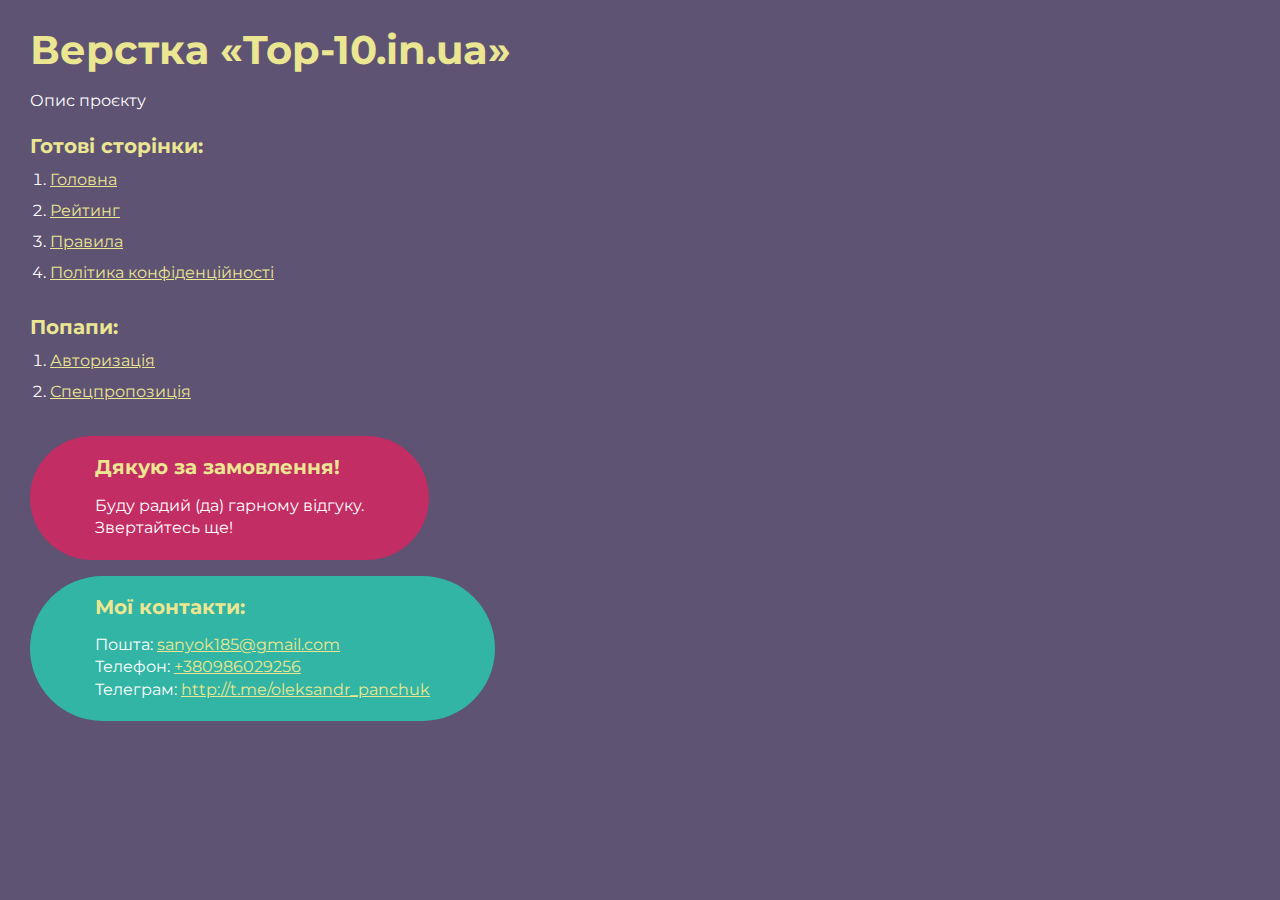
<file: index.html>
<!DOCTYPE html>
<html>

<head>
	<meta charset="UTF-8">
	<meta name="viewport" content="width=device-width, initial-scale=1.0">
	<title>Верстка «Top-10.in.ua»</title>
</head>

<body>
	<div class="rootpage">
		<h1>Верстка «Top-10.in.ua»</h1>
		<div class="rootpage__info">
			Опис проєкту
		</div>
		<h2>Готові сторінки:</h2>
		<ol class="rootpage__list">
			<li><a target="_blank" href="home.html">Головна</a></li>
			<li><a target="_blank" href="rating.html">Рейтинг</a></li>
			<li><a target="_blank" href="rules.html">Правила</a></li>
			<li><a target="_blank" href="policy.html">Політика конфіденційності</a></li>
		</ol>
		<h2>Попапи:</h2>
		<ol class="rootpage__list">
			<li><a target="_blank" href="rating.html#login">Авторизація</a></li>
			<li><a target="_blank" href="rating.html#offer">Спецпропозиція</a></li>
		</ol>
		<div class="rootpage__tnx">
			<h2>Дякую за замовлення!</h2>
			<p>Буду радий (да) гарному відгуку.</p>
			<p>Звертайтесь ще!</p>
		</div>
		<div class="rootpage__contacts">
			<h2>Мої контакти:</h2>
			<p>Пошта: <a href="mailto:sanyok185@gmail.com" target="_blank">sanyok185@gmail.com</a></p>
			<p>Телефон: <a href="tel:+380986029256" target="_blank">+380986029256</a></p>
			<p>Телеграм: <a href="http://t.me/oleksandr_panchuk" target="_blank">http://t.me/oleksandr_panchuk</a></p>
		</div>
	</div>
</body>
<style>
	@charset "UTF-8";
	@import url("https://fonts.googleapis.com/css?family=Montserrat:regular,700&display=swap");

	*,
	*::before,
	*::after {
		padding: 0px;
		margin: 0px;
		border: 0px;
		box-sizing: border-box;
	}

	html,
	body {
		height: 100%;
		margin: 0;
		padding: 0;
		min-width: 320px;
		width: 100%;
		color: #fff;
		background-color: #5e5373;
	}

	body {
		font-family: Montserrat;
		font-size: 100%;
		line-height: 1;
		font-size: 1rem;
	}

	a {
		text-decoration: underline;
		color: #ebe691
	}

	a:visited {
		text-decoration: underline;
		color: #aaa768;
	}

	a:hover {
		text-decoration: none;
	}

	ul li {
		list-style: none;
	}

	img {
		vertical-align: top;
	}

	.wrapper {
		width: 100%;
		min-height: 100%;
		overflow: hidden;
	}

	.rootpage {
		padding: 30px;
		display: flex;
		flex-direction: column;
		align-items: flex-start;
	}

	@media (max-width: 767px) {
		.rootpage {
			padding: 30px 15px;
		}
	}

	h1 {
		color: #ebe691;
		font-size: 2.5rem;
		margin: 0px 0px 1.25rem 0px;
	}

	@media (max-width: 767px) {
		h1 {
			font-size: 1.85rem;
			margin: 0px 0px 1.25rem 0px;
		}
	}

	h2 {
		color: #ebe691;
		font-size: 1.25rem;
		margin: 0px 0px 1rem 0px;
	}

	@media (max-width: 767px) {
		h2 {
			font-size: 1.125rem;
			margin: 0px 0px 1rem 0px;
		}
	}

	.rootpage__info {
		line-height: 140%;
		margin: 0px 0px 1.5rem 0px;
	}

	.rootpage__list {
		margin: 0px 0px 2.25rem 1.25rem;
	}

	.rootpage__list li:not(:last-child) {
		margin: 0px 0px 15px 0px;
	}

	.rootpage__contacts,
	.rootpage__tnx {
		border-radius: 200px;
		padding: 20px 65px;
		line-height: 140%;
	}

	@media (max-width: 767px) {

		.rootpage__contacts,
		.rootpage__tnx {
			border-radius: 40px;
			padding: 20px;
		}
	}

	.rootpage__contacts {
		background: #32b5a4;

	}

	.rootpage__contacts a {
		color: #ebe691;
	}

	.rootpage__tnx {
		background: #c22d63;
		margin: 0px 0px 1rem 0px;
	}
</style>

</html>
</file>
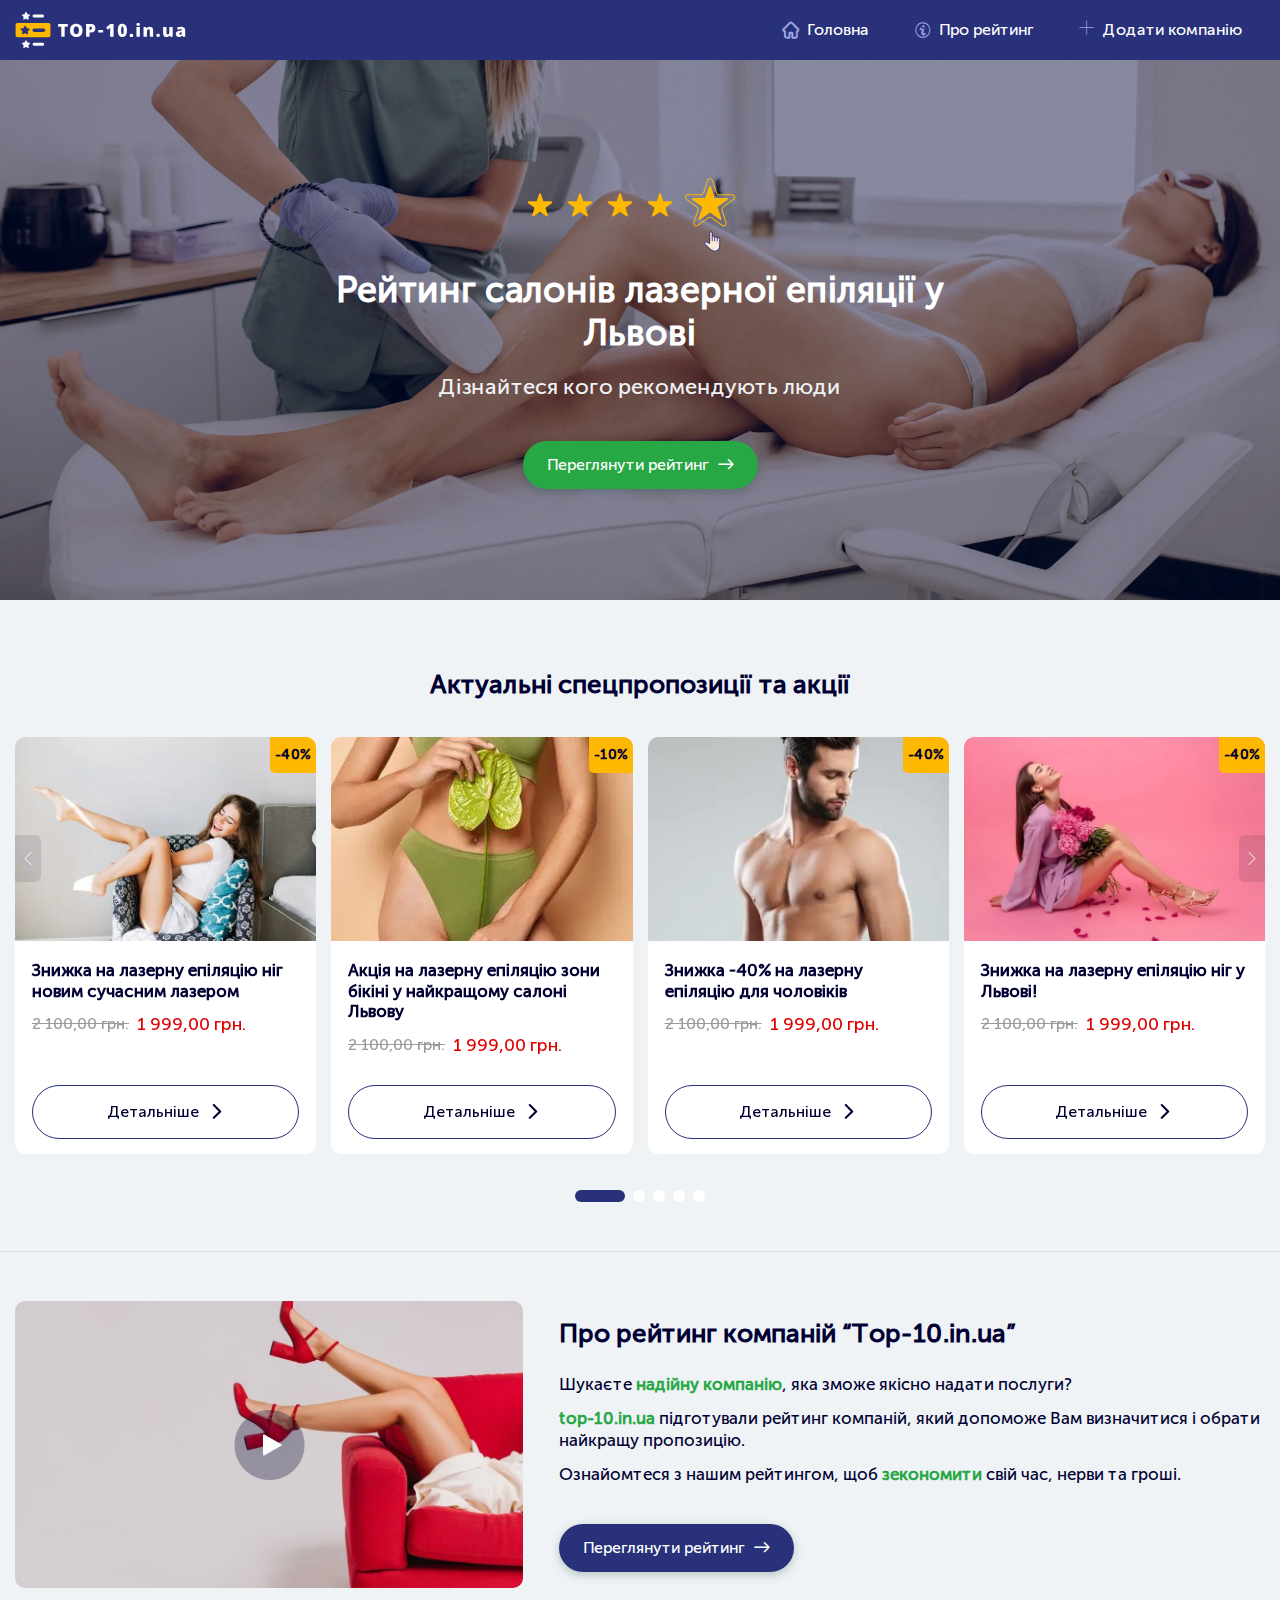
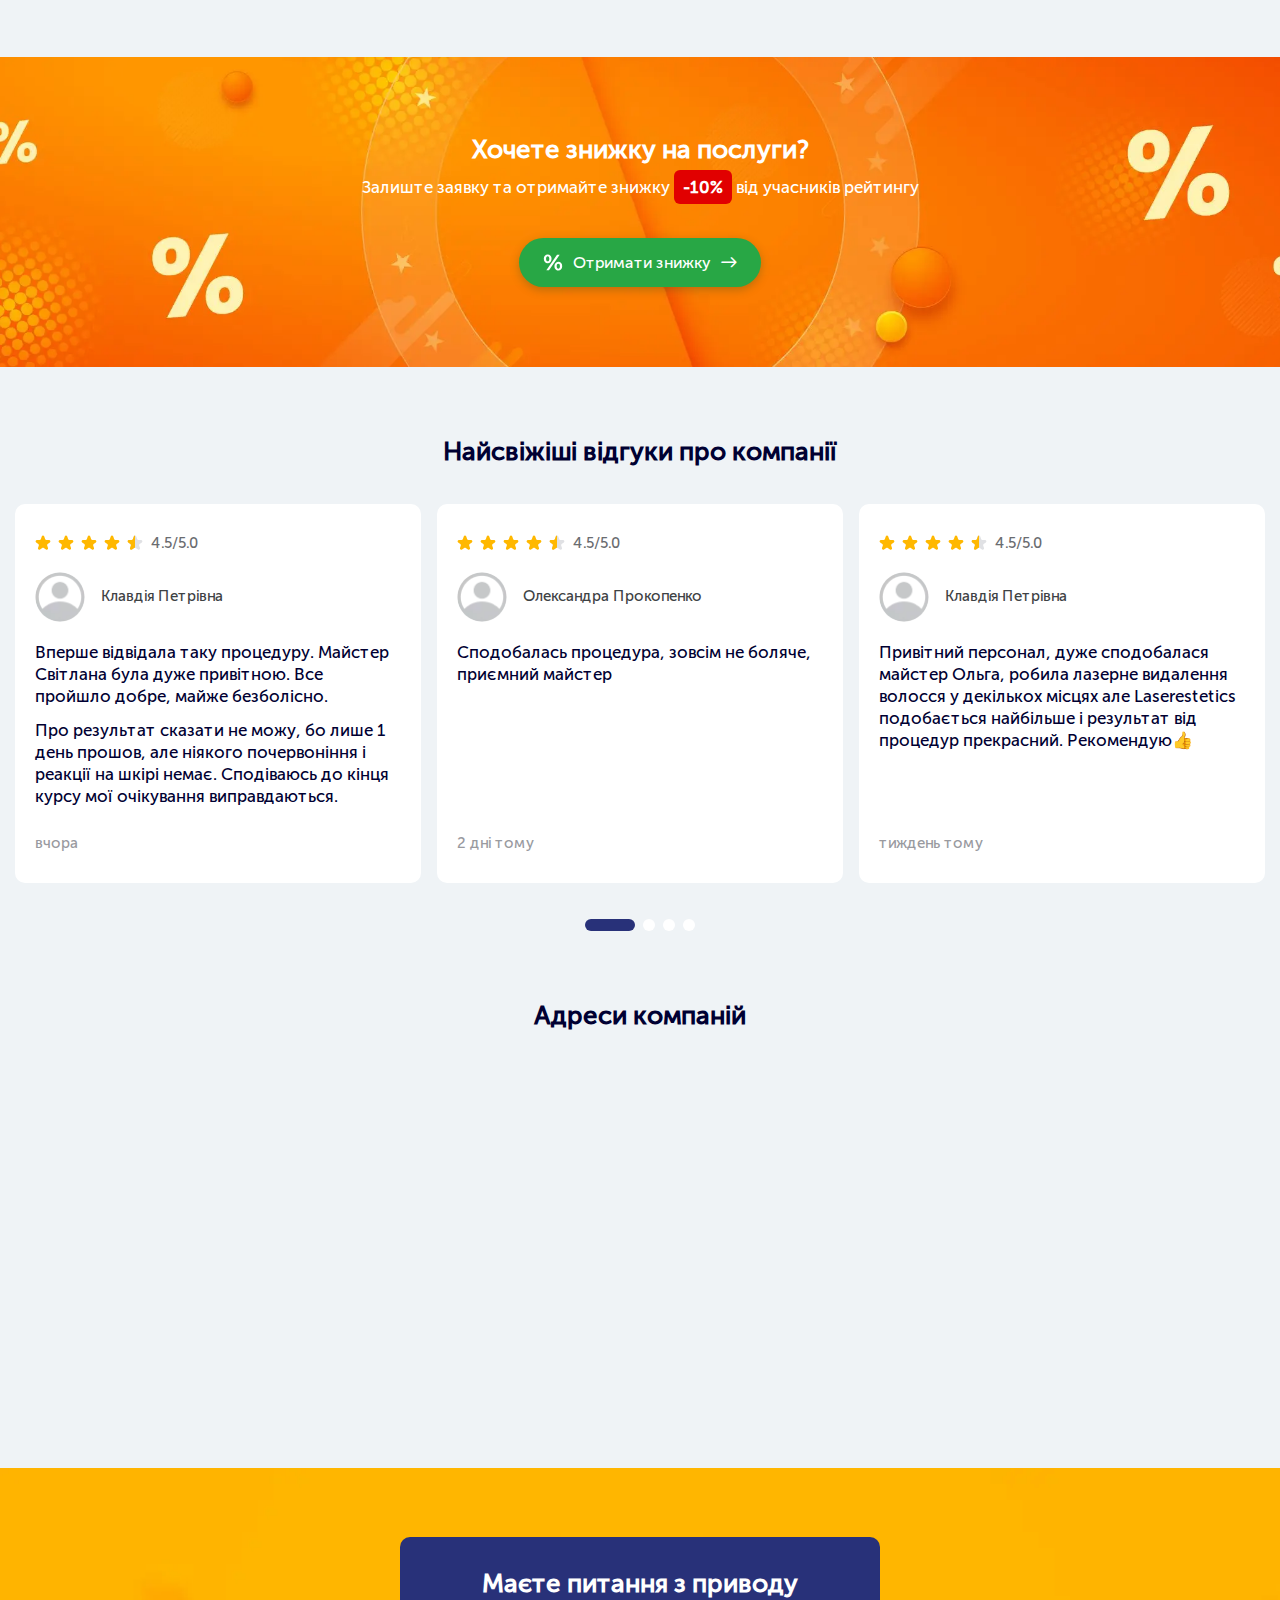
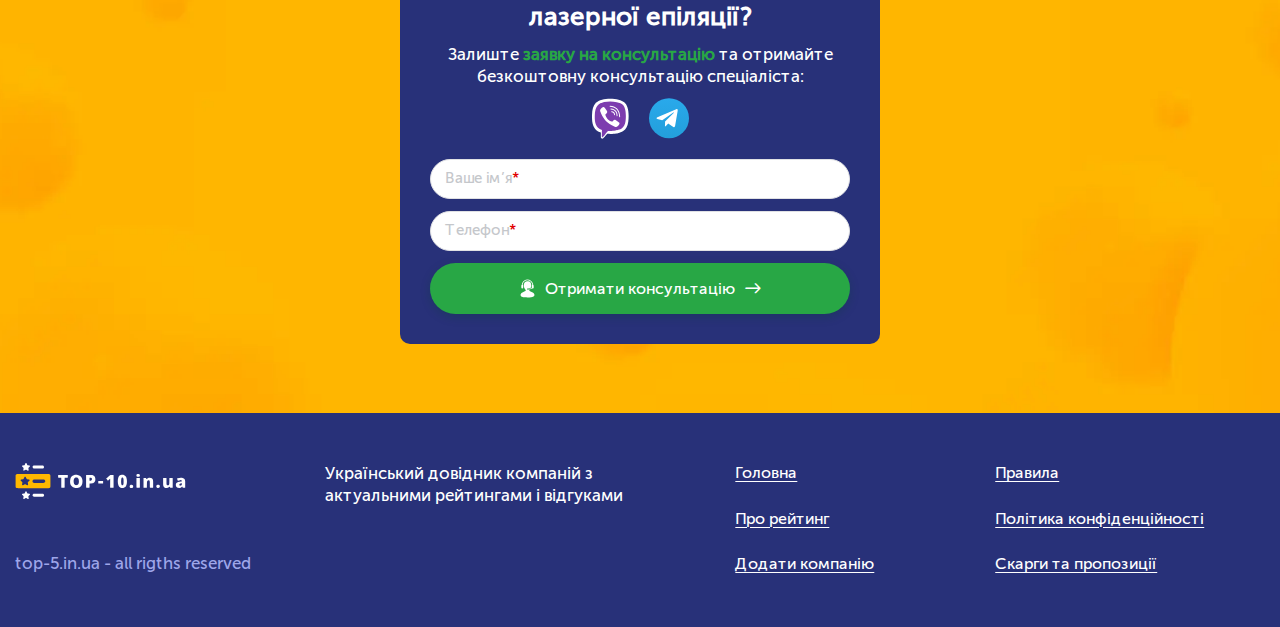
<file: home.html>
<!doctype html>
<html lang="en">

<head>
	<title>HomePage</title>
	<meta charset="UTF-8">
	<meta name="format-detection" content="telephone=no">
	<!-- <style>body{opacity: 0;}</style> -->
	<link rel="stylesheet" href="css/style.min.css?_v=20240212140928">
	<!-- <link rel="shortcut icon" href="favicon.ico"> -->
	<!-- <meta name="robots" content="noindex, nofollow"> -->
	<meta name="viewport" content="width=device-width, initial-scale=1.0">
</head>

<body>
	<div class="wrapper">
		<header class="header">
			<div class="header__container">
				<a href="home.html" class="header__logo">
					<img src="img/Logo.svg" alt="Logo">
				</a>
				<div class="header__menu menu">
					<nav class="menu__body">
						<ul class="menu__list">
							<li class="menu__item"><a href="home.html" class="menu__link _icon-home">Головна</a></li>
							<li class="menu__item"><a href="home.html?section=about" class="menu__link _icon-about">Про рейтинг</a></li>

							<li class="menu__item"><a href="#" class="menu__link _icon-add">Додати компанію</a></li>
						</ul>
					</nav>
					<button type="button" class="menu__icon icon-menu"><span></span></button>
				</div>
			</div>
		</header>
		<main class="page">
			<section class="page__hero hero">
				<picture><source srcset="img/hero/bg.webp" type="image/webp"><img src="img/hero/bg.jpg" alt="Image" class="hero__bg"></picture>
				<div class="hero__container">
					<div class="hero__content">
						<div class="hero__stars">
							<img class="_anim-items hero__star" src="img/hero/star.svg" alt="Star" />
							<img class="_anim-items hero__star" src="img/hero/star.svg" alt="Star" />
							<img class="_anim-items hero__star" src="img/hero/star.svg" alt="Star" />
							<img class="_anim-items hero__star" src="img/hero/star.svg" alt="Star" />
							<picture><source srcset="img/hero/big-star.webp" type="image/webp"><img src="img/hero/big-star.png" alt="Star" class="hero__big-star _anim-items" /></picture>
							<picture><source srcset="img/hero/pointer.webp" type="image/webp"><img src="img/hero/pointer.png" alt="Pointer" class="hero__pointer _anim-items" /></picture>
						</div>
						<h1 class="hero__title">
							Рейтинг салонів лазерної епіляції у Львові
						</h1>
						<p class="hero__text">Дізнайтеся кого рекомендують люди</p>
						<a href="rating.html#login" class="hero__button button _icon-arrow">Переглянути рейтинг</a>
					</div>
				</div>
			</section>
			<section class="page__promotions promotions">
				<div class="promotions__container">
					<h2 class="promotions__title title">
						Актуальні спецпропозиції та акції
					</h2>
					<div class="promotions__slider swiper">
						<div class="promotions__wrapper swiper-wrapper">
							<div class="promotions__slide slide-promotions swiper-slide">
								<div class="slide-promotions__discount">
									-40%
								</div>
								<a href="rating.html#login" class="slide-promotions__image">
									<picture><source srcset="img/promotions/01.webp" type="image/webp"><img src="img/promotions/01.jpg" alt="Image" class="ibg" /></picture>
								</a>
								<div class="slide-promotions__content">
									<a href="rating.html#login" class="slide-promotions__title">Знижка на лазерну епіляцію ніг новим сучасним
										лазером</a>
									<div class="slide-promotions__price">
										<span>2 100,00 грн.</span>
										1 999,00 грн.
									</div>
									<a href="rating.html#login" class="slide-promotions__button button button--white _icon-arrow-right">
										Детальніше
									</a>
								</div>
							</div>
							<div class="promotions__slide slide-promotions swiper-slide">
								<div class="slide-promotions__discount">
									-10%
								</div>
								<a href="rating.html#login" class="slide-promotions__image">
									<picture><source srcset="img/promotions/02.webp" type="image/webp"><img src="img/promotions/02.jpg" alt="Image" class="ibg" /></picture>
								</a>
								<div class="slide-promotions__content">
									<a href="rating.html#login" class="slide-promotions__title">Акція на лазерну епіляцію зони бікіні у
										найкращому салоні Львову</a>
									<div class="slide-promotions__price">
										<span>2 100,00 грн.</span>
										1 999,00 грн.
									</div>
									<a href="rating.html#login" class="slide-promotions__button button button--white _icon-arrow-right">
										Детальніше
									</a>
								</div>
							</div>
							<div class="promotions__slide slide-promotions swiper-slide">
								<div class="slide-promotions__discount">
									-40%
								</div>
								<a href="rating.html#login" class="slide-promotions__image">
									<picture><source srcset="img/promotions/03.webp" type="image/webp"><img src="img/promotions/03.jpg" alt="Image" class="ibg" /></picture>
								</a>
								<div class="slide-promotions__content">
									<a href="rating.html#login" class="slide-promotions__title">Знижка -40% на лазерну епіляцію для
										чоловіків</a>
									<div class="slide-promotions__price">
										<span>2 100,00 грн.</span>
										1 999,00 грн.
									</div>
									<a href="rating.html#login" class="slide-promotions__button button button--white _icon-arrow-right">
										Детальніше
									</a>
								</div>
							</div>
							<div class="promotions__slide slide-promotions swiper-slide">
								<div class="slide-promotions__discount">
									-40%
								</div>
								<a href="rating.html#login" class="slide-promotions__image">
									<picture><source srcset="img/promotions/04.webp" type="image/webp"><img src="img/promotions/04.jpg" alt="Image" class="ibg" /></picture>
								</a>
								<div class="slide-promotions__content">
									<a href="rating.html#login" class="slide-promotions__title">Знижка на лазерну епіляцію ніг у Львові!</a>
									<div class="slide-promotions__price">
										<span>2 100,00 грн.</span>
										1 999,00 грн.
									</div>
									<a href="rating.html#login" class="slide-promotions__button button button--white _icon-arrow-right">
										Детальніше
									</a>
								</div>
							</div>
							<div class="promotions__slide slide-promotions swiper-slide">
								<div class="slide-promotions__discount">
									-10%
								</div>
								<a href="rating.html#login" class="slide-promotions__image">
									<picture><source srcset="img/promotions/01.webp" type="image/webp"><img src="img/promotions/01.jpg" alt="Image" class="ibg" /></picture>
								</a>
								<div class="slide-promotions__content">
									<a href="rating.html#login" class="slide-promotions__title">Акція на лазерну епіляцію зони бікіні у
										найкращому салоні Львову</a>
									<div class="slide-promotions__price">
										<span>2 100,00 грн.</span>
										1 999,00 грн.
									</div>
									<a href="rating.html#login" class="slide-promotions__button button button--white _icon-arrow-right">
										Детальніше
									</a>
								</div>
							</div>
						</div>
						<div class="promotions__navigation">
							<div class="swiper-button-prev">
								<img src="img/icons/slider-arrow.svg" alt="Arrow" />
							</div>
							<div class="swiper-button-next">
								<img src="img/icons/slider-arrow.svg" alt="Arrow" />
							</div>
						</div>
						<div class="swiper-pagination"></div>
					</div>
				</div>
			</section>
			<section class="page__about about" id='about'>
				<div class="about__container">
					<!-- Для пришвидшення сайту відео підвантажується через js при кліку на картинку.
							у атрибут "data-video-id" вставляємо id відео з ютуб після "embed/".
							Зараз вставлено id з цього iframe:
							<iframe src="https://www.youtube.com/embed/r87hImwKdho?si=6pTRhO1lPZHD32nt" title="YouTube video player" frameborder="0" allow="accelerometer; autoplay; clipboard-write; encrypted-media; gyroscope; picture-in-picture; web-share" allowfullscreen></iframe>
							налаштування всі в js -->
					<div class="about__video" data-video-id="r87hImwKdho">
						<div class="about__play">
							<picture><source srcset="img/about/play.webp" type="image/webp"><img src="img/about/play.png" alt="Play"></picture>
						</div>
					</div>
					<div class="about__content">
						<h2 class="about__title title">Про рейтинг компаній “Top-10.in.ua”</h2>
						<div class="about__text">
							<p>
								Шукаєте <span>надійну компанію</span>, яка зможе якісно надати
								послуги?
							</p>
							<p>
								<span>top-10.in.ua</span> підготували рейтинг компаній, який
								допоможе Вам визначитися і обрати найкращу
								пропозицію.
							</p>
							<p>
								Ознайомтеся з нашим рейтингом, щоб <span>зекономити</span> свій
								час, нерви та гроші.
							</p>
						</div>
						<a href="rating.html#login" class="about__button button button--blue _icon-arrow">
							Переглянути рейтинг
						</a>
					</div>
				</div>
			</section>
			<section class="page__discount discount">
				<div class="discount__container">
					<div class="discount__content">
						<h2 class="discount__title title">
							Хочете знижку на послуги?
						</h2>
						<div class="discount__text">
							Залиште заявку та отримайте знижку <span>-10%</span> від учасників рейтингу
						</div>
						<a href="rating.html#login" class="discount__button button _icon-arrow">
							Отримати знижку
							<img src="img/icons/percent.svg" alt="icon">
						</a>
					</div>
				</div>
			</section>
			<section class="page__reviews reviews">
				<div class="reviews__container">
					<div class="reviews__title title">
						Найсвіжіші відгуки про компанії
					</div>
					<div class="reviews__slider swiper">
						<div class="reviews__wrapper swiper-wrapper">
							<div class="reviews__slide slide-review swiper-slide">
								<div data-rating data-rating-value="4.5" class="rating" data-rating-title>
									<div class="rating__number"></div>
								</div>
								<div class="slide-review__person">
									<div class="slide-review__avatar">
										<picture><source srcset="img/avatar-placeholder.webp" type="image/webp"><img src="img/avatar-placeholder.png" alt="Image" class="ibg"></picture>
									</div>
									<div class="slide-review__name">
										Клавдія Петрівна
									</div>
								</div>
								<div class="slide-review__text">
									<p>Вперше відвідала таку процедуру. Майстер Світлана була дуже привітною. Все пройшло добре, майже безболісно.</p>
									<p>Про результат сказати не можу, бо лише 1 день прошов, але ніякого почервоніння і реакції на шкірі немає. Сподіваюсь до кінця курсу мої очікування виправдаються.</p>
								</div>
								<div class="slide-review__time">
									вчора
								</div>
							</div>
							<div class="reviews__slide slide-review swiper-slide">
								<div data-rating data-rating-value="4.5" class="rating" data-rating-title>
									<div class="rating__number"></div>
								</div>
								<div class="slide-review__person">
									<div class="slide-review__avatar">
										<picture><source srcset="img/avatar-placeholder.webp" type="image/webp"><img src="img/avatar-placeholder.png" alt="Image" class="ibg"></picture>
									</div>
									<div class="slide-review__name">
										Олександра Прокопенко
									</div>
								</div>
								<div class="slide-review__text">
									<p>Сподобалась процедура, зовсім не боляче, приємний майстер</p>
								</div>
								<div class="slide-review__time">
									2 дні тому
								</div>
							</div>
							<div class="reviews__slide slide-review swiper-slide">
								<div data-rating data-rating-value="4.5" class="rating" data-rating-title>
									<div class="rating__number"></div>
								</div>
								<div class="slide-review__person">
									<div class="slide-review__avatar">
										<picture><source srcset="img/avatar-placeholder.webp" type="image/webp"><img src="img/avatar-placeholder.png" alt="Image" class="ibg"></picture>
									</div>
									<div class="slide-review__name">
										Клавдія Петрівна
									</div>
								</div>
								<div class="slide-review__text">
									<p>Привітний персонал, дуже сподобалася майстер Ольга, робила
										лазерне видалення волосся у декількох місцях але Laserestetics подобається найбільше і результат від процедур прекрасний. Рекомендую👍</p>

								</div>
								<div class="slide-review__time">
									тиждень тому
								</div>
							</div>
							<div class="reviews__slide slide-review swiper-slide">
								<div data-rating data-rating-value="4.5" class="rating" data-rating-title>
									<div class="rating__number"></div>
								</div>
								<div class="slide-review__person">
									<div class="slide-review__avatar">
										<picture><source srcset="img/avatar-placeholder.webp" type="image/webp"><img src="img/avatar-placeholder.png" alt="Image" class="ibg"></picture>
									</div>
									<div class="slide-review__name">
										Олександра Прокопенко
									</div>
								</div>
								<div class="slide-review__text">
									<p>Сподобалась процедура, зовсім не боляче, приємний майстер</p>
								</div>
								<div class="slide-review__time">
									вчора
								</div>
							</div>
						</div>
						<div class="swiper-pagination"></div>
					</div>
				</div>
			</section>
			<div class="page__map map">
				<h2 class="map__title title">
					Адреси компаній
				</h2>
				<div class="map__block">
					<iframe src="https://www.google.com/maps/embed?pb=!1m14!1m12!1m3!1d82352.30772717521!2d23.991976476132553!3d49.832881294550326!2m3!1f0!2f0!3f0!3m2!1i1024!2i768!4f13.1!5e0!3m2!1suk!2sua!4v1707215310262" width="600" height="450" style="border:0;" allowfullscreen="" loading="lazy" referrerpolicy="no-referrer-when-downgrade"></iframe>
				</div>
			</div>
			<section class="page__questions questions">
				<div class="questions__container">
					<div class="questions__content">
						<div class="questions__title title">
							Маєте питання з приводу лазерної епіляції?
						</div>
						<div class="questions__text">
							Залиште <span>заявку на консультацію</span> та отримайте безкоштовну консультацію спеціаліста:
						</div>
						<div class="questions__social social-question">
							<a href="#" class="social-question__link">
								<img src="img/questions/social/viber.svg" alt="Image">
								<img src="img/questions/social/viber-hover.svg" alt="Image">
							</a>
							<a href="#" class="social-question__link">
								<img src="img/questions/social/telegram.svg" alt="Image">
								<img src="img/questions/social/telegram-hover.svg" alt="Image">
							</a>
						</div>
						<!-- Для реальної відправки форми після залиття на хостинг змінити режим з "data-dev" на "data-ajax" і відредагувати файл sendmail.php заповнивши власними даними-->
						<form data-dev data-popup-message="#form-message" action="files/sendmail/sendmail.php" method="POST" class="questions__form form-question">
							<div class="form-question__item">
								<input data-required="text" data-validation="Неправильно заповнене поле!" type="text" name="userName" data-error="Обов’язкове поле!" class="form-question__input input">
								<div class="form-question__placeholder">
									Ваше ім’я<span>*</span>
								</div>
							</div>
							<div class="form-question__item">
								<input data-required="phone" data-validation="Неправильно заповнене поле!" type="text" name="userPhone" data-error="Обов’язкове поле!" class="form-question__input input">
								<div class="form-question__placeholder">
									Телефон<span>*</span>
								</div>
							</div>
							<button type="submit" class="form-question__button button _icon-arrow">
								Отримати консультацію
								<img src="img/icons/call-center.svg" alt="Icon">
							</button>
						</form>
					</div>
				</div>
			</section>
		</main>
		<footer class="footer">
			<div class="footer__container">
				<div class="footer__column">
					<a href="home.html" class="footer__logo">
						<img src="img/Logo.svg" alt="Logo">
					</a>
					<div class="footer__rights" data-da=".footer__container, 768">
						top-5.in.ua - all rigths reserved
					</div>
				</div>
				<div class="footer__column">
					<div class="footer__text" data-da=".footer__column, 992, 1">
						Український довідник компаній з актуальними рейтингами і відгуками
					</div>
				</div>
				<div class="footer__column">
					<ul class="footer__list">
						<li class="footer__item"><a href="home.html" class="footer__link">Головна</a></li>
						<li class="footer__item"><a href="home.html?section=about" class="footer__link">Про рейтинг</a></li>
						<li class="footer__item"><a href="#" class="footer__link">Додати компанію</a></li>
					</ul>
				</div>
				<div class="footer__column">
					<ul class="footer__list">
						<li class="footer__item"><a href="rules.html" class="footer__link">Правила</a></li>
						<li class="footer__item"><a href="policy.html" class="footer__link">Політика конфіденційності</a></li>
						<li class="footer__item"><a href="#" class="footer__link">Скарги та пропозиції</a></li>
					</ul>
				</div>
			</div>
		</footer>
	</div>
	<div id="login" aria-hidden="true" class="popup popup-authorization">
		<div class="popup__wrapper">
			<div class="popup-authorization__content popup__content">
				<a href="home.html" type="button" class="popup-authorization__close _icon-close"></a>
				<h2 class="popup-authorization__caution">
					Увага!
				</h2>
				<h1 class="popup-authorization__title">
					Рейтинг доступний тільки для авторизованих користувачів!
				</h1>
				<div class="popup-authorization__text">
					Щоб відкрити рейтинг та адреси компаній, <br> <span>заповніть форму:</span>
				</div>
				<form data-dev action="files/sendmail/sendmail.php" method="POST" class="popup-authorization__form form-authorization">
					<div class="form-question__item form-authorization__item">
						<input data-required="text" type="text" name="name" data-error="Обов’язкове поле!" data-validation="Неправильно заповнене поле!" class="form-authorization__input form-question__input input">
						<div class="form-authorization__placeholder form-question__placeholder">
							Ваше ім’я<span> *</span>
						</div>
					</div>
					<div class="form-question__item form-authorization__item">
						<input data-required="phone" data-validation="Неправильно заповнене поле!" data-required type="text" name="phone" data-error="Обов’язкове поле!" class="form-authorization__input form-question__input input">
						<div class="form-authorization__placeholder form-question__placeholder">
							Телефон<span> *</span>
						</div>
					</div>
					<button type="submit" class="form-authorization__button button _icon-star">
						Відкрити рейтинг
					</button>
					<div class="checkbox">
						<input data-required data-error="Обов’язкове поле!" id="c_1" data-error="Помилка" class="checkbox__input" type="checkbox" value="1" name="form[]">
						<label for="c_1" class="checkbox__label _icon-checkmark"><span class="checkbox__text">Даю згоду на обробку персональних даних</span></label>
					</div>
				</form>
			</div>
		</div>
	</div>

	<div id="form-message" aria-hidden="true" class="popup">
		<div class="popup__wrapper">
			<div class="popup__content">
				<button data-close type="button" class="popup__close _icon-close"></button>
				<h2 class="title">Заявку успішно відправлено, очікуйте дзвінка консультанта!</h2>
			</div>
		</div>
	</div>

	<div id="offer" aria-hidden="true" class="popup popup-offer">
		<div class="popup-offer__wrapper popup__wrapper">
			<div class="popup-offer__content popup__content">
				<button data-close type="button" class="popup__close _icon-close"></button>
				<div class="popup-offer__discount">
					-40%
				</div>
				<div class="popup-offer__image">
					<picture><source srcset="img/promotions/01.webp" type="image/webp"><img src="img/promotions/01.jpg" alt="Image" class="ibg"></picture>
				</div>
				<div class="popup-offer__body">
					<h2 class="popup-offer__title title">Знижка на лазерну епіляцію ніг новим сучасним лазером</h2>
					<div class="popup-offer__text">
						<p>Lorem ipsum dolor sit amet consectetur adipisicing elit. Pariatur fugit sequi ratione corrupti totam? At provident perferendis possimus, vel qui soluta beatae minima eos dolor et delectus. Quod, hic. Ipsum quos perspiciatis asperiores tenetur quis? Alias reprehenderit sapiente tempore fugit?</p>
					</div>
					<div class="popup-offer__price">
						<span>2 100,00 грн.</span>
						1 999,00 грн.
					</div>
				</div>
			</div>
		</div>
	</div>



	<button type="button" class="button-top _icon-arrow" data-action="gotop"></button>
	<script src="js/app.min.js?_v=20240212140928"></script>
</body>

</html>
</file>
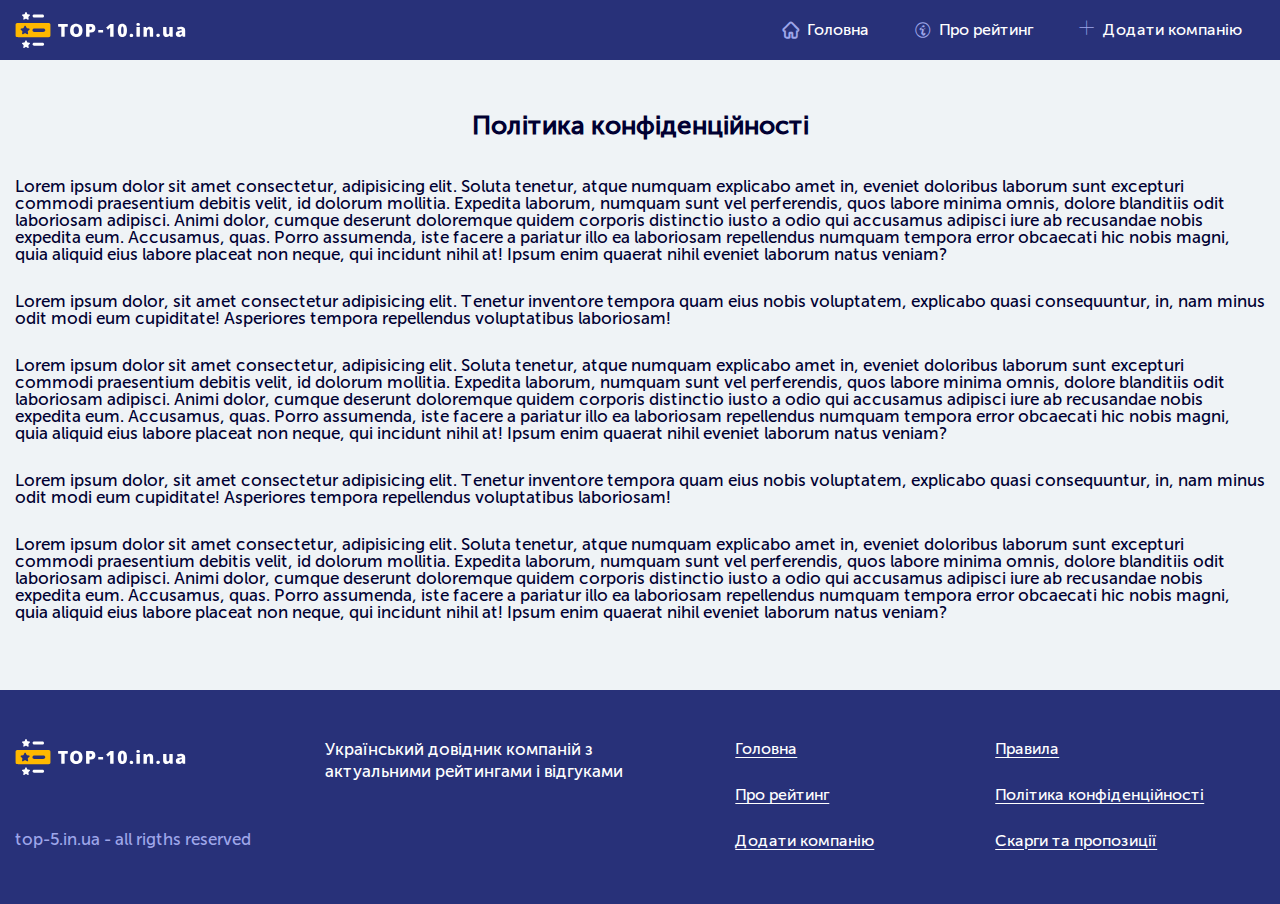
<file: policy.html>
<!doctype html>
<html lang="en">

<head>
	<title>HomePage</title>
	<meta charset="UTF-8">
	<meta name="format-detection" content="telephone=no">
	<!-- <style>body{opacity: 0;}</style> -->
	<link rel="stylesheet" href="css/style.min.css?_v=20240212140928">
	<!-- <link rel="shortcut icon" href="favicon.ico"> -->
	<!-- <meta name="robots" content="noindex, nofollow"> -->
	<meta name="viewport" content="width=device-width, initial-scale=1.0">
</head>

<body>
	<div class="wrapper">
		<header class="header">
			<div class="header__container">
				<a href="home.html" class="header__logo">
					<img src="img/Logo.svg" alt="Logo">
				</a>
				<div class="header__menu menu">
					<nav class="menu__body">
						<ul class="menu__list">
							<li class="menu__item"><a href="home.html" class="menu__link _icon-home">Головна</a></li>
							<li class="menu__item"><a href="home.html?section=about" class="menu__link _icon-about">Про рейтинг</a></li>

							<li class="menu__item"><a href="#" class="menu__link _icon-add">Додати компанію</a></li>
						</ul>
					</nav>
					<button type="button" class="menu__icon icon-menu"><span></span></button>
				</div>
			</div>
		</header>
		<main class="page-policy">
			<div class="page-policy__container">
				<h1 class="page-policy__title title">
					Політика конфіденційності
				</h1>
				<div class="page-policy__text">
					<p>Lorem ipsum dolor sit amet consectetur, adipisicing elit. Soluta tenetur, atque numquam explicabo amet in, eveniet doloribus laborum sunt excepturi commodi praesentium debitis velit, id dolorum mollitia. Expedita laborum, numquam sunt vel perferendis, quos labore minima omnis, dolore blanditiis odit laboriosam adipisci. Animi dolor, cumque deserunt doloremque quidem corporis distinctio iusto a odio qui accusamus adipisci iure ab recusandae nobis expedita eum. Accusamus, quas. Porro assumenda, iste facere a pariatur illo ea laboriosam repellendus numquam tempora error obcaecati hic nobis magni, quia aliquid eius labore placeat non neque, qui incidunt nihil at! Ipsum enim quaerat nihil eveniet laborum natus veniam?</p>
					<p>Lorem ipsum dolor, sit amet consectetur adipisicing elit. Tenetur inventore tempora quam eius nobis voluptatem, explicabo quasi consequuntur, in, nam minus odit modi eum cupiditate! Asperiores tempora repellendus voluptatibus laboriosam!</p>
					<p>Lorem ipsum dolor sit amet consectetur, adipisicing elit. Soluta tenetur, atque numquam explicabo amet in, eveniet doloribus laborum sunt excepturi commodi praesentium debitis velit, id dolorum mollitia. Expedita laborum, numquam sunt vel perferendis, quos labore minima omnis, dolore blanditiis odit laboriosam adipisci. Animi dolor, cumque deserunt doloremque quidem corporis distinctio iusto a odio qui accusamus adipisci iure ab recusandae nobis expedita eum. Accusamus, quas. Porro assumenda, iste facere a pariatur illo ea laboriosam repellendus numquam tempora error obcaecati hic nobis magni, quia aliquid eius labore placeat non neque, qui incidunt nihil at! Ipsum enim quaerat nihil eveniet laborum natus veniam?</p>
					<p>Lorem ipsum dolor, sit amet consectetur adipisicing elit. Tenetur inventore tempora quam eius nobis voluptatem, explicabo quasi consequuntur, in, nam minus odit modi eum cupiditate! Asperiores tempora repellendus voluptatibus laboriosam!</p>
					<p>Lorem ipsum dolor sit amet consectetur, adipisicing elit. Soluta tenetur, atque numquam explicabo amet in, eveniet doloribus laborum sunt excepturi commodi praesentium debitis velit, id dolorum mollitia. Expedita laborum, numquam sunt vel perferendis, quos labore minima omnis, dolore blanditiis odit laboriosam adipisci. Animi dolor, cumque deserunt doloremque quidem corporis distinctio iusto a odio qui accusamus adipisci iure ab recusandae nobis expedita eum. Accusamus, quas. Porro assumenda, iste facere a pariatur illo ea laboriosam repellendus numquam tempora error obcaecati hic nobis magni, quia aliquid eius labore placeat non neque, qui incidunt nihil at! Ipsum enim quaerat nihil eveniet laborum natus veniam?</p>
				</div>
			</div>
		</main>
		<footer class="footer">
			<div class="footer__container">
				<div class="footer__column">
					<a href="home.html" class="footer__logo">
						<img src="img/Logo.svg" alt="Logo">
					</a>
					<div class="footer__rights" data-da=".footer__container, 768">
						top-5.in.ua - all rigths reserved
					</div>
				</div>
				<div class="footer__column">
					<div class="footer__text" data-da=".footer__column, 992, 1">
						Український довідник компаній з актуальними рейтингами і відгуками
					</div>
				</div>
				<div class="footer__column">
					<ul class="footer__list">
						<li class="footer__item"><a href="home.html" class="footer__link">Головна</a></li>
						<li class="footer__item"><a href="home.html?section=about" class="footer__link">Про рейтинг</a></li>
						<li class="footer__item"><a href="#" class="footer__link">Додати компанію</a></li>
					</ul>
				</div>
				<div class="footer__column">
					<ul class="footer__list">
						<li class="footer__item"><a href="rules.html" class="footer__link">Правила</a></li>
						<li class="footer__item"><a href="policy.html" class="footer__link">Політика конфіденційності</a></li>
						<li class="footer__item"><a href="#" class="footer__link">Скарги та пропозиції</a></li>
					</ul>
				</div>
			</div>
		</footer>
	</div>
	<button type="button" class="button-top _icon-arrow" data-action="gotop"></button>
	<div id="login" aria-hidden="true" class="popup popup-authorization">
		<div class="popup__wrapper">
			<div class="popup-authorization__content popup__content">
				<a href="home.html" type="button" class="popup-authorization__close _icon-close"></a>
				<h2 class="popup-authorization__caution">
					Увага!
				</h2>
				<h1 class="popup-authorization__title">
					Рейтинг доступний тільки для авторизованих користувачів!
				</h1>
				<div class="popup-authorization__text">
					Щоб відкрити рейтинг та адреси компаній, <br> <span>заповніть форму:</span>
				</div>
				<form data-dev action="files/sendmail/sendmail.php" method="POST" class="popup-authorization__form form-authorization">
					<div class="form-question__item form-authorization__item">
						<input data-required="text" type="text" name="name" data-error="Обов’язкове поле!" data-validation="Неправильно заповнене поле!" class="form-authorization__input form-question__input input">
						<div class="form-authorization__placeholder form-question__placeholder">
							Ваше ім’я<span> *</span>
						</div>
					</div>
					<div class="form-question__item form-authorization__item">
						<input data-required="phone" data-validation="Неправильно заповнене поле!" data-required type="text" name="phone" data-error="Обов’язкове поле!" class="form-authorization__input form-question__input input">
						<div class="form-authorization__placeholder form-question__placeholder">
							Телефон<span> *</span>
						</div>
					</div>
					<button type="submit" class="form-authorization__button button _icon-star">
						Відкрити рейтинг
					</button>
					<div class="checkbox">
						<input data-required data-error="Обов’язкове поле!" id="c_1" data-error="Помилка" class="checkbox__input" type="checkbox" value="1" name="form[]">
						<label for="c_1" class="checkbox__label _icon-checkmark"><span class="checkbox__text">Даю згоду на обробку персональних даних</span></label>
					</div>
				</form>
			</div>
		</div>
	</div>

	<div id="form-message" aria-hidden="true" class="popup">
		<div class="popup__wrapper">
			<div class="popup__content">
				<button data-close type="button" class="popup__close _icon-close"></button>
				<h2 class="title">Заявку успішно відправлено, очікуйте дзвінка консультанта!</h2>
			</div>
		</div>
	</div>

	<div id="offer" aria-hidden="true" class="popup popup-offer">
		<div class="popup-offer__wrapper popup__wrapper">
			<div class="popup-offer__content popup__content">
				<button data-close type="button" class="popup__close _icon-close"></button>
				<div class="popup-offer__discount">
					-40%
				</div>
				<div class="popup-offer__image">
					<picture><source srcset="img/promotions/01.webp" type="image/webp"><img src="img/promotions/01.jpg" alt="Image" class="ibg"></picture>
				</div>
				<div class="popup-offer__body">
					<h2 class="popup-offer__title title">Знижка на лазерну епіляцію ніг новим сучасним лазером</h2>
					<div class="popup-offer__text">
						<p>Lorem ipsum dolor sit amet consectetur adipisicing elit. Pariatur fugit sequi ratione corrupti totam? At provident perferendis possimus, vel qui soluta beatae minima eos dolor et delectus. Quod, hic. Ipsum quos perspiciatis asperiores tenetur quis? Alias reprehenderit sapiente tempore fugit?</p>
					</div>
					<div class="popup-offer__price">
						<span>2 100,00 грн.</span>
						1 999,00 грн.
					</div>
				</div>
			</div>
		</div>
	</div>



	<script src="js/app.min.js?_v=20240212140928"></script>
</body>

</html>
</file>
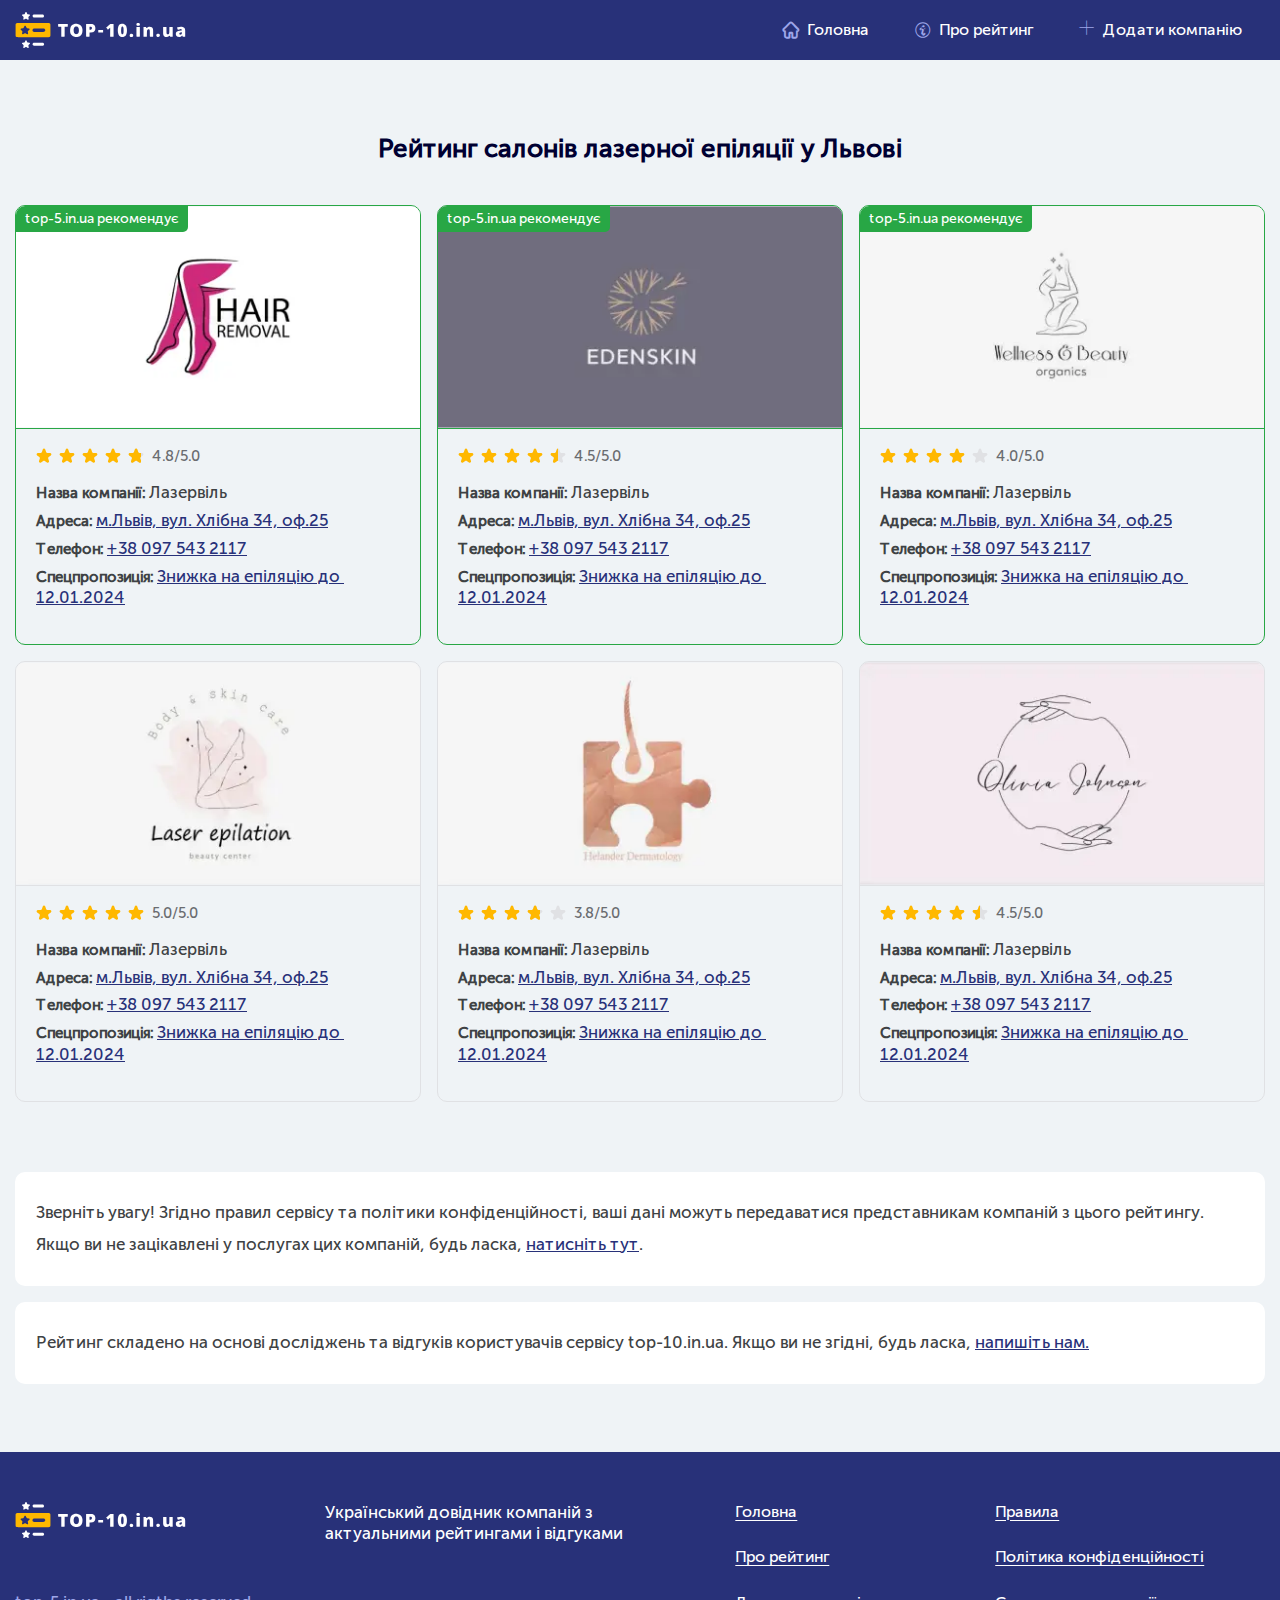
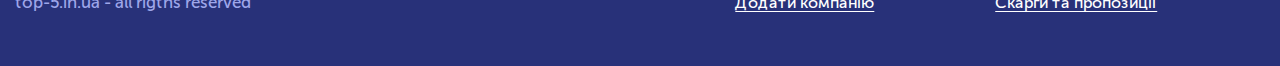
<file: rating.html>
<!doctype html>
<html lang="en">

<head>
	<title>Ratings</title>
	<meta charset="UTF-8">
	<meta name="format-detection" content="telephone=no">
	<!-- <style>body{opacity: 0;}</style> -->
	<link rel="stylesheet" href="css/style.min.css?_v=20240212140928">
	<!-- <link rel="shortcut icon" href="favicon.ico"> -->
	<!-- <meta name="robots" content="noindex, nofollow"> -->
	<meta name="viewport" content="width=device-width, initial-scale=1.0">
</head>

<body>
	<div class="wrapper">
		<header class="header">
			<div class="header__container">
				<a href="home.html" class="header__logo">
					<img src="img/Logo.svg" alt="Logo">
				</a>
				<div class="header__menu menu">
					<nav class="menu__body">
						<ul class="menu__list">
							<li class="menu__item"><a href="home.html" class="menu__link _icon-home">Головна</a></li>
							<li class="menu__item"><a href="home.html?section=about" class="menu__link _icon-about">Про рейтинг</a></li>

							<li class="menu__item"><a href="#" class="menu__link _icon-add">Додати компанію</a></li>
						</ul>
					</nav>
					<button type="button" class="menu__icon icon-menu"><span></span></button>
				</div>
			</div>
		</header>
		<main class="page-ratings">
			<div class="page-ratings__container">
				<h1 class="page-ratings__title title">
					Рейтинг салонів лазерної епіляції у Львові
				</h1>
				<div class="page-ratings__items">
					<div class="page-ratings__item item-ratings item-ratings--recommended">
						<div class="item-ratings__label">
							top-5.in.ua рекомендує
						</div>
						<div class="item-ratings__image">
							<picture><source srcset="img/rating/01.webp" type="image/webp"><img src="img/rating/01.jpg" alt="Image" class="ibg"></picture>
						</div>
						<div class="item-ratings__content">
							<div data-rating data-rating-value="4.8" class="item-ratings__rating rating" data-rating-title>
								<div class="rating__number"></div>
							</div>
							<ul class="item-ratings__list">
								<li class="item-ratings__company _icon-office">
									<b>Назва компанії:</b> Лазервіль
								</li>
								<li class="item-ratings__link _icon-location">
									<b>Адреса:</b> <a href="https://maps.app.goo.gl/EoGjXdB9TFLrBV7L7" target="_blank">м.Львів, вул. Хлібна 34, оф.25</a>
								</li>
								<li class="item-ratings__link _icon-phone">
									<b>Телефон:</b> <a href="tel:+380975432117" target="_blank">+38 097 543 2117</a>
								</li>
								<li class="item-ratings__link _icon-discount">
									<b>Спецпропозиція:</b> <a href="#" data-popup="#offer">Знижка на епіляцію до 12.01.2024</a>
								</li>
							</ul>
						</div>
					</div>
					<div class="page-ratings__item item-ratings item-ratings--recommended">
						<div class="item-ratings__label">
							top-5.in.ua рекомендує
						</div>
						<div class="item-ratings__image">
							<picture><source srcset="img/rating/02.webp" type="image/webp"><img src="img/rating/02.jpg" alt="Image" class="ibg"></picture>
						</div>
						<div class="item-ratings__content">
							<div data-rating data-rating-value="4.5" class="item-ratings__rating rating" data-rating-title>
								<div class="rating__number"></div>
							</div>
							<ul class="item-ratings__list">
								<li class="item-ratings__company _icon-office">
									<b>Назва компанії:</b> Лазервіль
								</li>
								<li class="item-ratings__link _icon-location">
									<b>Адреса:</b> <a href="https://maps.app.goo.gl/EoGjXdB9TFLrBV7L7" target="_blank">м.Львів, вул. Хлібна 34, оф.25</a>
								</li>
								<li class="item-ratings__link _icon-phone">
									<b>Телефон:</b> <a href="tel:+380975432117" target="_blank">+38 097 543 2117</a>
								</li>
								<li class="item-ratings__link _icon-discount">
									<b>Спецпропозиція:</b> <a href="#" data-popup="#offer">Знижка на епіляцію до 12.01.2024</a>
								</li>
							</ul>
						</div>
					</div>
					<div class="page-ratings__item item-ratings item-ratings--recommended">
						<div class="item-ratings__label">
							top-5.in.ua рекомендує
						</div>
						<div class="item-ratings__image">
							<picture><source srcset="img/rating/03.webp" type="image/webp"><img src="img/rating/03.jpg" alt="Image" class="ibg"></picture>
						</div>
						<div class="item-ratings__content">
							<div data-rating data-rating-value="4.0" class="item-ratings__rating rating" data-rating-title>
								<div class="rating__number"></div>
							</div>
							<ul class="item-ratings__list">
								<li class="item-ratings__company _icon-office">
									<b>Назва компанії:</b> Лазервіль
								</li>
								<li class="item-ratings__link _icon-location">
									<b>Адреса:</b> <a href="https://maps.app.goo.gl/EoGjXdB9TFLrBV7L7" target="_blank">м.Львів, вул. Хлібна 34, оф.25</a>
								</li>
								<li class="item-ratings__link _icon-phone">
									<b>Телефон:</b> <a href="tel:+380975432117" target="_blank">+38 097 543 2117</a>
								</li>
								<li class="item-ratings__link _icon-discount">
									<b>Спецпропозиція:</b> <a href="#" data-popup="#offer">Знижка на епіляцію до 12.01.2024</a>
								</li>
							</ul>
						</div>
					</div>
					<div class="page-ratings__item item-ratings">
						<div class="item-ratings__image">
							<picture><source srcset="img/rating/04.webp" type="image/webp"><img src="img/rating/04.jpg" alt="Image" class="ibg"></picture>
						</div>
						<div class="item-ratings__content">
							<div data-rating data-rating-value="5.0" class="item-ratings__rating rating" data-rating-title>
								<div class="rating__number"></div>
							</div>
							<ul class="item-ratings__list">
								<li class="item-ratings__company _icon-office">
									<b>Назва компанії:</b> Лазервіль
								</li>
								<li class="item-ratings__link _icon-location">
									<b>Адреса:</b> <a href="https://maps.app.goo.gl/EoGjXdB9TFLrBV7L7" target="_blank">м.Львів, вул. Хлібна 34, оф.25</a>
								</li>
								<li class="item-ratings__link _icon-phone">
									<b>Телефон:</b> <a href="tel:+380975432117" target="_blank">+38 097 543 2117</a>
								</li>
								<li class="item-ratings__link _icon-discount">
									<b>Спецпропозиція:</b> <a href="#" data-popup="#offer">Знижка на епіляцію до 12.01.2024</a>
								</li>
							</ul>
						</div>
					</div>
					<div class="page-ratings__item item-ratings">
						<div class="item-ratings__image">
							<picture><source srcset="img/rating/05.webp" type="image/webp"><img src="img/rating/05.jpg" alt="Image" class="ibg"></picture>
						</div>
						<div class="item-ratings__content">
							<div data-rating data-rating-value="3.8" class="item-ratings__rating rating" data-rating-title>
								<div class="rating__number"></div>
							</div>
							<ul class="item-ratings__list">
								<li class="item-ratings__company _icon-office">
									<b>Назва компанії:</b> Лазервіль
								</li>
								<li class="item-ratings__link _icon-location">
									<b>Адреса:</b> <a href="https://maps.app.goo.gl/EoGjXdB9TFLrBV7L7" target="_blank">м.Львів, вул. Хлібна 34, оф.25</a>
								</li>
								<li class="item-ratings__link _icon-phone">
									<b>Телефон:</b> <a href="tel:+380975432117" target="_blank">+38 097 543 2117</a>
								</li>
								<li class="item-ratings__link _icon-discount">
									<b>Спецпропозиція:</b> <a href="#" data-popup="#offer">Знижка на епіляцію до 12.01.2024</a>
								</li>
							</ul>
						</div>
					</div>
					<div class="page-ratings__item item-ratings">
						<div class="item-ratings__image">
							<picture><source srcset="img/rating/06.webp" type="image/webp"><img src="img/rating/06.jpg" alt="Image" class="ibg"></picture>
						</div>
						<div class="item-ratings__content">
							<div data-rating data-rating-value="4.5" class="item-ratings__rating rating" data-rating-title>
								<div class="rating__number"></div>
							</div>
							<ul class="item-ratings__list">
								<li class="item-ratings__company _icon-office">
									<b>Назва компанії:</b> Лазервіль
								</li>
								<li class="item-ratings__link _icon-location">
									<b>Адреса:</b> <a href="https://maps.app.goo.gl/EoGjXdB9TFLrBV7L7" target="_blank">м.Львів, вул. Хлібна 34, оф.25</a>
								</li>
								<li class="item-ratings__link _icon-phone">
									<b>Телефон:</b> <a href="tel:+380975432117" target="_blank">+38 097 543 2117</a>
								</li>
								<li class="item-ratings__link _icon-discount">
									<b>Спецпропозиція:</b> <a href="#offer" data-popup="#offer">Знижка на епіляцію до 12.01.2024</a>
								</li>
							</ul>
						</div>
					</div>
				</div>
				<ul class="page-ratings__attention">
					<li>
						<p>Зверніть увагу! Згідно правил сервісу та політики конфіденційності, ваші дані можуть передаватися представникам компаній з цього рейтингу.</p>
						<p>Якщо ви не зацікавлені у послугах цих компаній, будь ласка, <a href="#" target="_blank">натисніть тут</a>.</p>
					</li>
					<li>
						<p>Рейтинг складено на основі досліджень та відгуків користувачів сервісу top-10.in.ua. Якщо ви не згідні, будь ласка, <a href="#" target="_blank">напишіть нам.</a></p>
					</li>
				</ul>
			</div>
		</main>
		<footer class="footer">
			<div class="footer__container">
				<div class="footer__column">
					<a href="home.html" class="footer__logo">
						<img src="img/Logo.svg" alt="Logo">
					</a>
					<div class="footer__rights" data-da=".footer__container, 768">
						top-5.in.ua - all rigths reserved
					</div>
				</div>
				<div class="footer__column">
					<div class="footer__text" data-da=".footer__column, 992, 1">
						Український довідник компаній з актуальними рейтингами і відгуками
					</div>
				</div>
				<div class="footer__column">
					<ul class="footer__list">
						<li class="footer__item"><a href="home.html" class="footer__link">Головна</a></li>
						<li class="footer__item"><a href="home.html?section=about" class="footer__link">Про рейтинг</a></li>
						<li class="footer__item"><a href="#" class="footer__link">Додати компанію</a></li>
					</ul>
				</div>
				<div class="footer__column">
					<ul class="footer__list">
						<li class="footer__item"><a href="rules.html" class="footer__link">Правила</a></li>
						<li class="footer__item"><a href="policy.html" class="footer__link">Політика конфіденційності</a></li>
						<li class="footer__item"><a href="#" class="footer__link">Скарги та пропозиції</a></li>
					</ul>
				</div>
			</div>
		</footer>
	</div>
	<div id="login" aria-hidden="true" class="popup popup-authorization">
		<div class="popup__wrapper">
			<div class="popup-authorization__content popup__content">
				<a href="home.html" type="button" class="popup-authorization__close _icon-close"></a>
				<h2 class="popup-authorization__caution">
					Увага!
				</h2>
				<h1 class="popup-authorization__title">
					Рейтинг доступний тільки для авторизованих користувачів!
				</h1>
				<div class="popup-authorization__text">
					Щоб відкрити рейтинг та адреси компаній, <br> <span>заповніть форму:</span>
				</div>
				<form data-dev action="files/sendmail/sendmail.php" method="POST" class="popup-authorization__form form-authorization">
					<div class="form-question__item form-authorization__item">
						<input data-required="text" type="text" name="name" data-error="Обов’язкове поле!" data-validation="Неправильно заповнене поле!" class="form-authorization__input form-question__input input">
						<div class="form-authorization__placeholder form-question__placeholder">
							Ваше ім’я<span> *</span>
						</div>
					</div>
					<div class="form-question__item form-authorization__item">
						<input data-required="phone" data-validation="Неправильно заповнене поле!" data-required type="text" name="phone" data-error="Обов’язкове поле!" class="form-authorization__input form-question__input input">
						<div class="form-authorization__placeholder form-question__placeholder">
							Телефон<span> *</span>
						</div>
					</div>
					<button type="submit" class="form-authorization__button button _icon-star">
						Відкрити рейтинг
					</button>
					<div class="checkbox">
						<input data-required data-error="Обов’язкове поле!" id="c_1" data-error="Помилка" class="checkbox__input" type="checkbox" value="1" name="form[]">
						<label for="c_1" class="checkbox__label _icon-checkmark"><span class="checkbox__text">Даю згоду на обробку персональних даних</span></label>
					</div>
				</form>
			</div>
		</div>
	</div>

	<div id="form-message" aria-hidden="true" class="popup">
		<div class="popup__wrapper">
			<div class="popup__content">
				<button data-close type="button" class="popup__close _icon-close"></button>
				<h2 class="title">Заявку успішно відправлено, очікуйте дзвінка консультанта!</h2>
			</div>
		</div>
	</div>

	<div id="offer" aria-hidden="true" class="popup popup-offer">
		<div class="popup-offer__wrapper popup__wrapper">
			<div class="popup-offer__content popup__content">
				<button data-close type="button" class="popup__close _icon-close"></button>
				<div class="popup-offer__discount">
					-40%
				</div>
				<div class="popup-offer__image">
					<picture><source srcset="img/promotions/01.webp" type="image/webp"><img src="img/promotions/01.jpg" alt="Image" class="ibg"></picture>
				</div>
				<div class="popup-offer__body">
					<h2 class="popup-offer__title title">Знижка на лазерну епіляцію ніг новим сучасним лазером</h2>
					<div class="popup-offer__text">
						<p>Lorem ipsum dolor sit amet consectetur adipisicing elit. Pariatur fugit sequi ratione corrupti totam? At provident perferendis possimus, vel qui soluta beatae minima eos dolor et delectus. Quod, hic. Ipsum quos perspiciatis asperiores tenetur quis? Alias reprehenderit sapiente tempore fugit?</p>
					</div>
					<div class="popup-offer__price">
						<span>2 100,00 грн.</span>
						1 999,00 грн.
					</div>
				</div>
			</div>
		</div>
	</div>



	<button type="button" class="button-top _icon-arrow" data-action="gotop"></button>
	<script src="js/app.min.js?_v=20240212140928"></script>
</body>

</html>
</file>
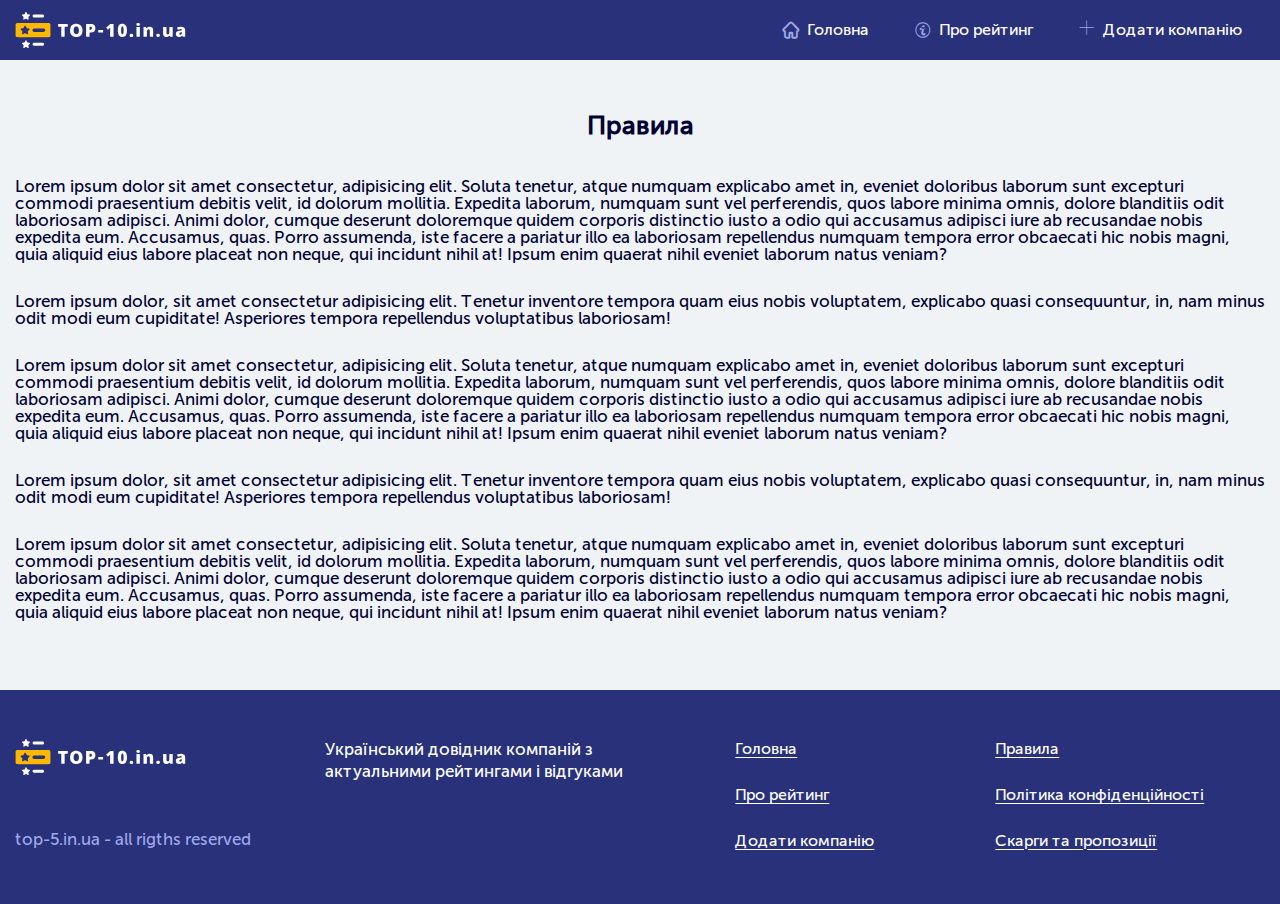
<file: rules.html>
<!doctype html>
<html lang="en">

<head>
	<title>HomePage</title>
	<meta charset="UTF-8">
	<meta name="format-detection" content="telephone=no">
	<!-- <style>body{opacity: 0;}</style> -->
	<link rel="stylesheet" href="css/style.min.css?_v=20240212140928">
	<!-- <link rel="shortcut icon" href="favicon.ico"> -->
	<!-- <meta name="robots" content="noindex, nofollow"> -->
	<meta name="viewport" content="width=device-width, initial-scale=1.0">
</head>

<body>
	<div class="wrapper">
		<header class="header">
			<div class="header__container">
				<a href="home.html" class="header__logo">
					<img src="img/Logo.svg" alt="Logo">
				</a>
				<div class="header__menu menu">
					<nav class="menu__body">
						<ul class="menu__list">
							<li class="menu__item"><a href="home.html" class="menu__link _icon-home">Головна</a></li>
							<li class="menu__item"><a href="home.html?section=about" class="menu__link _icon-about">Про рейтинг</a></li>

							<li class="menu__item"><a href="#" class="menu__link _icon-add">Додати компанію</a></li>
						</ul>
					</nav>
					<button type="button" class="menu__icon icon-menu"><span></span></button>
				</div>
			</div>
		</header>
		<main class="page-rules">
			<div class="page-rules__container">
				<h1 class="page-rules__title title">
					Правила
				</h1>
				<div class="page-rules__text">
					<p>Lorem ipsum dolor sit amet consectetur, adipisicing elit. Soluta tenetur, atque numquam explicabo amet in, eveniet doloribus laborum sunt excepturi commodi praesentium debitis velit, id dolorum mollitia. Expedita laborum, numquam sunt vel perferendis, quos labore minima omnis, dolore blanditiis odit laboriosam adipisci. Animi dolor, cumque deserunt doloremque quidem corporis distinctio iusto a odio qui accusamus adipisci iure ab recusandae nobis expedita eum. Accusamus, quas. Porro assumenda, iste facere a pariatur illo ea laboriosam repellendus numquam tempora error obcaecati hic nobis magni, quia aliquid eius labore placeat non neque, qui incidunt nihil at! Ipsum enim quaerat nihil eveniet laborum natus veniam?</p>
					<p>Lorem ipsum dolor, sit amet consectetur adipisicing elit. Tenetur inventore tempora quam eius nobis voluptatem, explicabo quasi consequuntur, in, nam minus odit modi eum cupiditate! Asperiores tempora repellendus voluptatibus laboriosam!</p>
					<p>Lorem ipsum dolor sit amet consectetur, adipisicing elit. Soluta tenetur, atque numquam explicabo amet in, eveniet doloribus laborum sunt excepturi commodi praesentium debitis velit, id dolorum mollitia. Expedita laborum, numquam sunt vel perferendis, quos labore minima omnis, dolore blanditiis odit laboriosam adipisci. Animi dolor, cumque deserunt doloremque quidem corporis distinctio iusto a odio qui accusamus adipisci iure ab recusandae nobis expedita eum. Accusamus, quas. Porro assumenda, iste facere a pariatur illo ea laboriosam repellendus numquam tempora error obcaecati hic nobis magni, quia aliquid eius labore placeat non neque, qui incidunt nihil at! Ipsum enim quaerat nihil eveniet laborum natus veniam?</p>
					<p>Lorem ipsum dolor, sit amet consectetur adipisicing elit. Tenetur inventore tempora quam eius nobis voluptatem, explicabo quasi consequuntur, in, nam minus odit modi eum cupiditate! Asperiores tempora repellendus voluptatibus laboriosam!</p>
					<p>Lorem ipsum dolor sit amet consectetur, adipisicing elit. Soluta tenetur, atque numquam explicabo amet in, eveniet doloribus laborum sunt excepturi commodi praesentium debitis velit, id dolorum mollitia. Expedita laborum, numquam sunt vel perferendis, quos labore minima omnis, dolore blanditiis odit laboriosam adipisci. Animi dolor, cumque deserunt doloremque quidem corporis distinctio iusto a odio qui accusamus adipisci iure ab recusandae nobis expedita eum. Accusamus, quas. Porro assumenda, iste facere a pariatur illo ea laboriosam repellendus numquam tempora error obcaecati hic nobis magni, quia aliquid eius labore placeat non neque, qui incidunt nihil at! Ipsum enim quaerat nihil eveniet laborum natus veniam?</p>
				</div>
			</div>
		</main>
		<footer class="footer">
			<div class="footer__container">
				<div class="footer__column">
					<a href="home.html" class="footer__logo">
						<img src="img/Logo.svg" alt="Logo">
					</a>
					<div class="footer__rights" data-da=".footer__container, 768">
						top-5.in.ua - all rigths reserved
					</div>
				</div>
				<div class="footer__column">
					<div class="footer__text" data-da=".footer__column, 992, 1">
						Український довідник компаній з актуальними рейтингами і відгуками
					</div>
				</div>
				<div class="footer__column">
					<ul class="footer__list">
						<li class="footer__item"><a href="home.html" class="footer__link">Головна</a></li>
						<li class="footer__item"><a href="home.html?section=about" class="footer__link">Про рейтинг</a></li>
						<li class="footer__item"><a href="#" class="footer__link">Додати компанію</a></li>
					</ul>
				</div>
				<div class="footer__column">
					<ul class="footer__list">
						<li class="footer__item"><a href="rules.html" class="footer__link">Правила</a></li>
						<li class="footer__item"><a href="policy.html" class="footer__link">Політика конфіденційності</a></li>
						<li class="footer__item"><a href="#" class="footer__link">Скарги та пропозиції</a></li>
					</ul>
				</div>
			</div>
		</footer>
	</div>
	<button type="button" class="button-top _icon-arrow" data-action="gotop"></button>
	<div id="login" aria-hidden="true" class="popup popup-authorization">
		<div class="popup__wrapper">
			<div class="popup-authorization__content popup__content">
				<a href="home.html" type="button" class="popup-authorization__close _icon-close"></a>
				<h2 class="popup-authorization__caution">
					Увага!
				</h2>
				<h1 class="popup-authorization__title">
					Рейтинг доступний тільки для авторизованих користувачів!
				</h1>
				<div class="popup-authorization__text">
					Щоб відкрити рейтинг та адреси компаній, <br> <span>заповніть форму:</span>
				</div>
				<form data-dev action="files/sendmail/sendmail.php" method="POST" class="popup-authorization__form form-authorization">
					<div class="form-question__item form-authorization__item">
						<input data-required="text" type="text" name="name" data-error="Обов’язкове поле!" data-validation="Неправильно заповнене поле!" class="form-authorization__input form-question__input input">
						<div class="form-authorization__placeholder form-question__placeholder">
							Ваше ім’я<span> *</span>
						</div>
					</div>
					<div class="form-question__item form-authorization__item">
						<input data-required="phone" data-validation="Неправильно заповнене поле!" data-required type="text" name="phone" data-error="Обов’язкове поле!" class="form-authorization__input form-question__input input">
						<div class="form-authorization__placeholder form-question__placeholder">
							Телефон<span> *</span>
						</div>
					</div>
					<button type="submit" class="form-authorization__button button _icon-star">
						Відкрити рейтинг
					</button>
					<div class="checkbox">
						<input data-required data-error="Обов’язкове поле!" id="c_1" data-error="Помилка" class="checkbox__input" type="checkbox" value="1" name="form[]">
						<label for="c_1" class="checkbox__label _icon-checkmark"><span class="checkbox__text">Даю згоду на обробку персональних даних</span></label>
					</div>
				</form>
			</div>
		</div>
	</div>

	<div id="form-message" aria-hidden="true" class="popup">
		<div class="popup__wrapper">
			<div class="popup__content">
				<button data-close type="button" class="popup__close _icon-close"></button>
				<h2 class="title">Заявку успішно відправлено, очікуйте дзвінка консультанта!</h2>
			</div>
		</div>
	</div>

	<div id="offer" aria-hidden="true" class="popup popup-offer">
		<div class="popup-offer__wrapper popup__wrapper">
			<div class="popup-offer__content popup__content">
				<button data-close type="button" class="popup__close _icon-close"></button>
				<div class="popup-offer__discount">
					-40%
				</div>
				<div class="popup-offer__image">
					<picture><source srcset="img/promotions/01.webp" type="image/webp"><img src="img/promotions/01.jpg" alt="Image" class="ibg"></picture>
				</div>
				<div class="popup-offer__body">
					<h2 class="popup-offer__title title">Знижка на лазерну епіляцію ніг новим сучасним лазером</h2>
					<div class="popup-offer__text">
						<p>Lorem ipsum dolor sit amet consectetur adipisicing elit. Pariatur fugit sequi ratione corrupti totam? At provident perferendis possimus, vel qui soluta beatae minima eos dolor et delectus. Quod, hic. Ipsum quos perspiciatis asperiores tenetur quis? Alias reprehenderit sapiente tempore fugit?</p>
					</div>
					<div class="popup-offer__price">
						<span>2 100,00 грн.</span>
						1 999,00 грн.
					</div>
				</div>
			</div>
		</div>
	</div>



	<script src="js/app.min.js?_v=20240212140928"></script>
</body>

</html>
</file>
<file: css/style.min.css>
@charset "UTF-8";@font-face{font-family:icons;font-display:swap;src:url(../fonts/icons.woff2) format("woff2"),url(../fonts/icons.woff) format("woff");font-weight:400;font-style:normal}@font-face{font-family:MuseoSansCyrl;font-display:swap;src:url(../fonts/MuseoSansCyrl.woff2) format("woff2"),url(../fonts/MuseoSansCyrl.woff) format("woff");font-weight:400;font-style:normal}[class*=_icon-]:before{font-family:icons;font-style:normal;font-weight:400;font-variant:normal;text-transform:none;line-height:1;-webkit-font-smoothing:antialiased;-moz-osx-font-smoothing:grayscale}[class*=_icon-]:before{display:block}._icon-about:before{content:"\e900"}._icon-add:before{content:"\e901";-webkit-transform:scale(1.2);-ms-transform:scale(1.2);transform:scale(1.2)}._icon-arrow:before{content:"\e902"}._icon-arrow-right:before{content:"\e903"}._icon-checkmark:before{content:"\e904"}._icon-close:before{content:"\e905"}._icon-discount:before{content:"\e906"}._icon-home:before{content:"\e907"}._icon-location:before{content:"\e908"}._icon-office:before{content:"\e909"}._icon-percent:before{content:"\e90a"}._icon-phone:before{content:"\e90b"}._icon-star:before{content:"\e90c"}*{padding:0;margin:0;border:0}*,*::after,*::before{-webkit-box-sizing:border-box;box-sizing:border-box}*::after,*::before{display:inline-block}body,html{height:100%;min-width:320px}body{color:#000032;line-height:1;font-family:MuseoSansCyrl;font-size:1.0625rem;-ms-text-size-adjust:100%;-moz-text-size-adjust:100%;-webkit-text-size-adjust:100%;-webkit-font-smoothing:antialiased;-moz-osx-font-smoothing:grayscale}button,input,textarea{font-family:MuseoSansCyrl;font-size:inherit;line-height:inherit;color:inherit;background-color:transparent}input,textarea{width:100%}button,option,select{cursor:pointer}a{display:inline-block;color:inherit;text-decoration:none}ul li{list-style:none}img{vertical-align:top}h1,h2,h3,h4,h5,h6{font-weight:inherit;font-size:inherit}body{background-color:#eff3f6}.lock body{overflow:hidden;-ms-touch-action:none;touch-action:none;-ms-scroll-chaining:none;overscroll-behavior:none}.wrapper{min-height:100%;display:-webkit-box;display:-ms-flexbox;display:flex;-webkit-box-orient:vertical;-webkit-box-direction:normal;-ms-flex-direction:column;flex-direction:column;overflow:hidden}@supports (overflow:clip){.wrapper{overflow:clip}}.wrapper > main{-webkit-box-flex:1;-ms-flex:1 1 auto;flex:1 1 auto}.wrapper > *{min-width:0}[class*=__container]{max-width:83.125rem;margin:0 auto;padding:0 .9375rem}.checkbox{position:relative}.checkbox:not(:last-child){margin-bottom:em(5)}.checkbox__input{position:absolute;width:0;height:0;opacity:0}.checkbox__input:focus-visible + .checkbox__label:before{-webkit-box-shadow:0 0 5px #000;box-shadow:0 0 5px #000}.checkbox__input:checked + .checkbox__label:before{content:"\e904"}.checkbox__label{cursor:pointer;display:-webkit-box;display:-ms-flexbox;display:flex;-webkit-box-pack:center;-ms-flex-pack:center;justify-content:center;position:relative;gap:9px}.checkbox__label:before{content:"";-webkit-box-flex:0;-ms-flex:0 0 25px;flex:0 0 25px;width:25px;height:25px;border:1px solid #a7a9ac;color:#28a745;border-radius:6px;display:-webkit-box;display:-ms-flexbox;display:flex;-webkit-box-pack:center;-ms-flex-pack:center;justify-content:center;-webkit-box-align:center;-ms-flex-align:center;align-items:center}.checkbox__text{-ms-flex-item-align:center;-ms-grid-row-align:center;align-self:center;color:#3e4244;font-weight:300;line-height:1.3;text-align:left}.checkbox._form-error .checkbox__label::before{border:1px solid #e10000}.checkbox .form__error{position:absolute;top:130%;left:4.0625rem;-webkit-transform:translate(0,-50%);-ms-transform:translate(0,-50%);transform:translate(0,-50%);color:#e10000;font-size:.75rem}.rating{-webkit-box-orient:horizontal;-webkit-box-direction:reverse;-ms-flex-direction:row-reverse;flex-direction:row-reverse;-webkit-box-align:center;-ms-flex-align:center;align-items:center;-webkit-box-pack:end;-ms-flex-pack:end;justify-content:flex-end;gap:.5rem;display:-webkit-inline-box;display:-ms-inline-flexbox;display:inline-flex}.rating__items{display:-webkit-inline-box;display:-ms-inline-flexbox;display:inline-flex;-webkit-box-align:start;-ms-flex-align:start;align-items:flex-start;gap:.4375rem}.rating__number{padding-top:.125rem;color:#6a6c70}.rating__item{-webkit-box-flex:0;-ms-flex:0 0 1rem;flex:0 0 1rem;width:1rem;height:1rem;position:relative;background:url(../img/icons/star.svg) 0 0/1rem no-repeat;-webkit-transition:all .3s;transition:all .3s}.rating__item--active{background:url(../img/icons/star-active.svg) 0 0/1rem no-repeat}.rating__item span{position:absolute;top:0;left:0;width:0%;height:1rem;background:url(../img/icons/star-active.svg) 0 0/1rem no-repeat}.rating__item:not(:last-child)::after{content:"";position:absolute;right:0;top:0;height:100%;width:.4375rem;-webkit-transform:translateX(100%);-ms-transform:translateX(100%);transform:translateX(100%)}[data-rating=set] .rating__item:not(:last-child)::after{cursor:pointer}.rating__input{width:100%;height:100%;opacity:0;display:block}[data-rating=set] .rating__input{cursor:pointer}body::after{content:"";background-color:rgba(0,0,50,.4);-webkit-backdrop-filter:blur(4px);backdrop-filter:blur(4px);position:fixed;width:100%;height:100%;top:0;left:0;opacity:0;-webkit-transition:opacity .8s ease 0s;transition:opacity .8s ease 0s;pointer-events:none;z-index:149}.popup-show body::after{opacity:1}.popup{position:fixed;top:0;left:0;bottom:0;right:0;padding:30px 10px;-webkit-transition:visibility .8s ease 0s;transition:visibility .8s ease 0s;visibility:hidden;pointer-events:none}.popup_show{z-index:150;visibility:visible;overflow:auto;pointer-events:auto}.popup_show .popup__content{visibility:visible;-webkit-transform:scale(1);-ms-transform:scale(1);transform:scale(1)}.popup__wrapper{display:-webkit-box;display:-ms-flexbox;display:flex;-webkit-box-orient:vertical;-webkit-box-direction:normal;-ms-flex-direction:column;flex-direction:column;min-height:100%;-webkit-box-flex:1;-ms-flex:1 1 auto;flex:1 1 auto;width:100%;display:flex;-webkit-box-pack:center;-ms-flex-pack:center;justify-content:center;-webkit-box-align:center;-ms-flex-align:center;align-items:center}.popup__content{text-align:center;position:relative;visibility:hidden;-webkit-transform:scale(0);-ms-transform:scale(0);transform:scale(0);-webkit-transition:-webkit-transform .3s ease 0s;transition:-webkit-transform .3s ease 0s;transition:transform .3s ease 0s;transition:transform .3s ease 0s,-webkit-transform .3s ease 0s;background-color:#eee;padding:50px;width:100%;max-width:800px;border-radius:20px}.lock .popup__content{visibility:visible}.popup__close{z-index:10;position:absolute;right:1.25rem;top:1.25rem;color:#999a9f;-webkit-transition:all .3s;transition:all .3s}.popup-offer .popup__close{color:#000032}.popup-offer__content{position:relative;max-width:600px;padding:0;overflow:clip;display:-webkit-box;display:-ms-flexbox;display:flex;-webkit-box-orient:vertical;-webkit-box-direction:normal;-ms-flex-direction:column;flex-direction:column}.popup-offer__image{position:relative}.popup-offer__title{margin-bottom:.9375rem}.popup-offer__price{display:-webkit-box;display:-ms-flexbox;display:flex;-webkit-box-pack:center;-ms-flex-pack:center;justify-content:center;gap:.625rem;color:#e10000;-webkit-box-flex:1;-ms-flex:1 1 auto;flex:1 1 auto}.popup-offer__price span{font-weight:300;text-decoration:line-through;color:#999a9f}.popup-offer__price:not(:last-child){margin-bottom:1.875rem}.popup-offer__discount{z-index:2;position:absolute;top:0;left:0;padding:.9375rem .75rem;font-weight:600;font-size:1.125rem;background-color:#ffb800;border-radius:0 0 .625rem 0}.popup-offer__text{display:-ms-grid;display:grid;gap:.625rem}.popup-offer__text:not(:last-child){margin-bottom:1.25rem}.popup-authorization__close{outline:0;z-index:10;position:absolute;right:1.25rem;top:1.25rem;color:#999a9f;-webkit-transition:all .3s;transition:all .3s}.popup-authorization__content{padding:1.875rem;max-width:30rem;text-align:center;background-color:#eff3f6}.popup-authorization__caution{font-weight:700;margin-bottom:.625rem}.popup-authorization__title{font-size:22px;color:#283179;line-height:1.2;margin-bottom:.625rem}.popup-authorization__text{font-weight:300;margin-bottom:1.25rem;line-height:1.3;color:#3e4244}.popup-authorization__text span{font-weight:600;color:#28a745}.form-authorization{position:relative;display:-ms-grid;display:grid;gap:.75rem}.form-authorization__button{-webkit-box-orient:horizontal!important;-webkit-box-direction:normal!important;-ms-flex-direction:row!important;flex-direction:row!important;color:#fff}.ibg{width:100%;height:100%;-o-object-fit:cover;object-fit:cover}.ibg--top{-o-object-position:top;object-position:top}.ibg--bottom{-o-object-position:bottom;object-position:bottom}.ibg--left{-o-object-position:left;object-position:left}.ibg--right{-o-object-position:right;object-position:right}.ibg--contain{-o-object-fit:contain;object-fit:contain}.button{cursor:pointer;-webkit-box-pack:center;-ms-flex-pack:center;justify-content:center;-webkit-box-align:center;-ms-flex-align:center;align-items:center;-webkit-box-shadow:0 3px 10px 0 rgba(0,66,38,.25);box-shadow:0 3px 10px 0 rgba(0,66,38,.25);background-color:#28a745;border-radius:4.625rem;padding:1rem 1.5rem;display:-webkit-inline-box;display:-ms-inline-flexbox;display:inline-flex;-webkit-box-orient:horizontal;-webkit-box-direction:reverse;-ms-flex-direction:row-reverse;flex-direction:row-reverse;gap:.625rem;-webkit-transition:all .3s;transition:all .3s}.button:active{background-color:#1b9a5d}.button--white{background-color:#fff;border:1px solid #283179}.button--blue{color:#fff;background-color:#283179}.button--blue:active{background-color:#616dd2}.title{line-height:130%;font-weight:700}.button-top{z-index:100;-webkit-transform:rotate(-90deg);-ms-transform:rotate(-90deg);transform:rotate(-90deg);position:fixed;width:3.125rem;height:3.125rem;bottom:3.75rem;right:1.875rem;border:solid 1px #283179;border-radius:50%;background-color:#fff;-webkit-box-shadow:0 0 10px 0 rgba(0,0,0,.3);box-shadow:0 0 10px 0 rgba(0,0,0,.3);opacity:0;-webkit-transition:all .4s;transition:all .4s}.button-top.show{opacity:1}.button-top:active{background-color:#616dd2;border-color:#616dd2;color:#fff}.button._icon-arrow::before{position:relative;-webkit-animation:arrowAnimation .9s ease-in-out infinite;animation:arrowAnimation .9s ease-in-out infinite}@-webkit-keyframes arrowAnimation{0%{left:0}50%{left:5px}100%{left:0}}@keyframes arrowAnimation{0%{left:0}50%{left:5px}100%{left:0}}.header{position:fixed;top:0;left:0;z-index:100;width:100%;height:3.75rem;color:#fff;background-color:#283179}.header__container{height:100%;display:-webkit-box;display:-ms-flexbox;display:flex;-webkit-box-pack:justify;-ms-flex-pack:justify;justify-content:space-between;-webkit-box-align:center;-ms-flex-align:center;align-items:center}.menu__list{display:-webkit-box;display:-ms-flexbox;display:flex;-webkit-box-align:center;-ms-flex-align:center;align-items:center}.menu__link{font-size:1rem;padding:1.25rem 1.4375rem;display:-webkit-box;display:-ms-flexbox;display:flex;-webkit-box-align:center;-ms-flex-align:center;align-items:center;gap:.5rem;-webkit-transition:all .3s;transition:all .3s;line-height:125%}.menu__link:active{color:#ffb800}.menu__link:active::before{color:#ffb800}.menu__link::before{color:#9ea6e9;-webkit-transition:all .3s;transition:all .3s}.icon-menu{display:none}.footer{background-color:#283179;color:#fff}.footer__container{display:-ms-grid;display:grid;-ms-grid-columns:20% 38% auto auto;grid-template-columns:20% 38% auto auto}.footer__column:nth-child(1){display:-webkit-box;display:-ms-flexbox;display:flex;-webkit-box-orient:vertical;-webkit-box-direction:normal;-ms-flex-direction:column;flex-direction:column;-webkit-box-pack:justify;-ms-flex-pack:justify;justify-content:space-between;gap:1.25rem;position:relative}.footer__rights{font-weight:300;line-height:1.3;color:#9ea6e9}.footer__text{font-weight:100;line-height:1.3}.footer__list{display:-ms-grid;display:grid;gap:1.5625rem}.footer__link{font-weight:300;text-decoration:underline;text-underline-offset:.1875rem;line-height:1.3;text-decoration-thickness:1px;-webkit-transition:all .3s;transition:all .3s}.footer__link:active{text-decoration:none}.hero{height:37.5rem;position:relative;padding-top:3.75rem}.hero__bg{position:absolute;width:100%;height:100%;top:0;left:0;-o-object-fit:cover;object-fit:cover;-o-object-position:35% 100%;object-position:35% 100%}.hero::after{content:"";position:absolute;width:100%;height:100%;top:0;left:0;background-color:rgba(0,0,51,.4)}.hero__container{height:100%;display:-webkit-box;display:-ms-flexbox;display:flex;-webkit-box-align:center;-ms-flex-align:center;align-items:center;-webkit-box-pack:center;-ms-flex-pack:center;justify-content:center;text-align:center;position:relative;z-index:1;color:#fff}.hero__content{padding:1.875rem}.hero__stars{display:-webkit-inline-box;display:-ms-inline-flexbox;display:inline-flex;-webkit-box-pack:center;-ms-flex-pack:center;justify-content:center;position:relative}.hero__star{opacity:0}.hero__star._active{opacity:1}.hero__star:nth-child(1){margin-right:.875rem;-webkit-transition:all .5s ease 0s;transition:all .5s ease 0s}.hero__star:nth-child(2){margin-right:.875rem;-webkit-transition:all .5s ease .15s;transition:all .5s ease .15s}.hero__star:nth-child(3){margin-right:.875rem;-webkit-transition:all .5s ease .3s;transition:all .5s ease .3s}.hero__star:nth-child(4){margin-right:.875rem;-webkit-transition:all .5s ease .45s;transition:all .5s ease .45s}.hero__big-star{-webkit-transition:all .5s ease-out .85s;transition:all .5s ease-out .85s;-webkit-transform:translate(-.625rem,0) scale(.5);-ms-transform:translate(-.625rem,0) scale(.5);transform:translate(-.625rem,0) scale(.5);opacity:0}.hero__big-star._active{opacity:1;-webkit-transform:translate(-.625rem,0) scale(1);-ms-transform:translate(-.625rem,0) scale(1);transform:translate(-.625rem,0) scale(1)}.hero__pointer{position:absolute;bottom:-1.125rem;right:2rem;-webkit-transition:all .5s ease .7s;transition:all .5s ease .7s;opacity:0}.hero__pointer._active{bottom:-.875rem;opacity:1}.hero__title{max-width:38.75rem;font-weight:700;line-height:120%}.hero__title:not(:last-child){margin-bottom:1.25rem}.hero__text{line-height:1.2;padding:0 1.875rem;color:#eff3f6}.hero__text:not(:last-child){margin-bottom:2.5rem}.promotions__container{border-bottom:.0625rem solid rgba(40,50,121,.1)}.promotions__title{text-align:center}.promotions__slide{background-color:#fff;border-radius:.625rem;overflow:hidden}.slide-promotions{display:-webkit-box;display:-ms-flexbox;display:flex;-webkit-box-orient:vertical;-webkit-box-direction:normal;-ms-flex-direction:column;flex-direction:column;line-height:120%;position:relative}.slide-promotions__discount{z-index:2;position:absolute;top:0;right:0;padding:.5rem .3125rem;font-weight:600;font-size:.875rem;background-color:#ffb800;border-radius:0 0 0 .3125rem}.slide-promotions__image{aspect-ratio:311/211;overflow:hidden}.slide-promotions__image img{-webkit-transition:all .4s;transition:all .4s}.slide-promotions__content{-webkit-box-flex:1;-ms-flex:1 1 auto;flex:1 1 auto;display:-webkit-box;display:-ms-flexbox;display:flex;-webkit-box-orient:vertical;-webkit-box-direction:normal;-ms-flex-direction:column;flex-direction:column;padding:1.1875rem 1.0625rem .9375rem 1.0625rem}.slide-promotions__title{font-weight:600;margin-bottom:.8125rem}.slide-promotions__price{display:-webkit-box;display:-ms-flexbox;display:flex;gap:.5rem;color:#e10000;margin-bottom:1.875rem;-webkit-box-flex:1;-ms-flex:1 1 auto;flex:1 1 auto}.slide-promotions__price span{font-weight:300;text-decoration:line-through;color:#999a9f}.slide-promotions__button{-webkit-transition:all .4s;transition:all .4s;width:100%;-webkit-box-shadow:none;box-shadow:none;margin-top:auto}.slide-promotions__button:active{background-color:#38c157}.slide-promotions:hover .slide-promotions__button{background-color:#28a745;border-color:#28a745;-webkit-box-shadow:0 3px 10px 0 rgba(0,66,38,.25);box-shadow:0 3px 10px 0 rgba(0,66,38,.25);color:#fff}.slide-promotions:hover .slide-promotions__image img{-webkit-transform:scale(1.05);-ms-transform:scale(1.05);transform:scale(1.05)}.swiper-button-next,.swiper-button-prev{position:absolute;top:21%;z-index:10;cursor:pointer;display:-webkit-box;display:-ms-flexbox;display:flex;-webkit-box-align:center;-ms-flex-align:center;align-items:center;-webkit-box-pack:center;-ms-flex-pack:center;justify-content:center;color:#fff;background-color:rgba(0,0,50,.1);padding:17px 9px;-webkit-transition:all .3s;transition:all .3s}.swiper-button-prev{left:0;border-radius:0 6px 6px 0}.swiper-button-next{right:0;-webkit-transform:rotate(180deg);-ms-transform:rotate(180deg);transform:rotate(180deg);border-radius:0 6px 6px 0}.swiper-pagination-bullet{cursor:pointer;-webkit-transition:all .3s;transition:all .3s;-ms-flex-preferred-size:.75rem;flex-basis:.75rem;width:.75rem;aspect-ratio:1/1;height:.75rem;background-color:#fff;border-radius:50%}.swiper-pagination-bullet-active{-ms-flex-preferred-size:3.125rem;flex-basis:3.125rem;width:3.125rem;aspect-ratio:50/12;background-color:#283179;border-radius:40px}.swiper-pagination{display:-webkit-box;display:-ms-flexbox;display:flex;gap:.5rem;height:12px;-webkit-box-pack:center;-ms-flex-pack:center;justify-content:center}.swiper{margin-left:auto;margin-right:auto;position:relative;overflow:hidden;list-style:none;padding:0;z-index:1}.swiper-vertical > .swiper-wrapper{-webkit-box-orient:vertical;-webkit-box-direction:normal;-ms-flex-direction:column;flex-direction:column}.swiper-wrapper{position:relative;width:100%;height:100%;z-index:1;display:-webkit-box;display:-ms-flexbox;display:flex;-webkit-transition-property:-webkit-transform;transition-property:-webkit-transform;transition-property:transform;transition-property:transform,-webkit-transform;-webkit-box-sizing:content-box;box-sizing:content-box}.swiper{overflow:hidden}.swiper-initialized{-ms-touch-action:pan-y;touch-action:pan-y}.swiper-wrapper{width:100%;height:100%;-webkit-box-sizing:content-box;box-sizing:content-box;display:-webkit-box;display:-ms-flexbox;display:flex;position:relative}.swiper-vertical .swiper-wrapper{-webkit-box-orient:vertical;-webkit-box-direction:normal;-ms-flex-direction:column;flex-direction:column}.swiper-autoheight .swiper-wrapper{-webkit-box-align:start;-ms-flex-align:start;align-items:flex-start}.swiper-initialized .swiper-slide{-ms-flex-negative:0;flex-shrink:0}.swiper-android .swiper-slide,.swiper-android .swiper-wrapper{-webkit-transform:translate3d(0,0,0);transform:translate3d(0,0,0)}.swiper-button-lock{display:none!important}.about__container{display:-ms-grid;display:grid;-ms-grid-columns:40.6% auto;grid-template-columns:40.6% auto;gap:2.25rem}.no-webp .about__video{background:url(../img/about/video.jpg) center/cover no-repeat}.about__video{aspect-ratio:529/300;border-radius:.625rem;position:relative;cursor:pointer;display:-webkit-box;display:-ms-flexbox;display:flex;-webkit-box-pack:center;-ms-flex-pack:center;justify-content:center;-webkit-box-align:center;-ms-flex-align:center;align-items:center}.about__video iframe{position:absolute;height:100%;width:100%;top:0;left:0}.about__play{width:4.375rem;height:4.375rem;-webkit-transition:all .4s;transition:all .4s}.about__content{display:-webkit-box;display:-ms-flexbox;display:flex;-webkit-box-orient:vertical;-webkit-box-direction:normal;-ms-flex-direction:column;flex-direction:column;-webkit-box-pack:center;-ms-flex-pack:center;justify-content:center;-webkit-box-align:start;-ms-flex-align:start;align-items:flex-start}.about__text{display:-ms-grid;display:grid;gap:.75rem;font-weight:300;line-height:1.3}.about__text span{font-weight:600;color:#28a745}.no-webp .discount{background:url(../img/discount/bg.jpg) center/cover no-repeat}.discount__content{color:#fff;display:-ms-grid;display:grid;justify-items:center;padding:0 .9375rem}.discount__title{text-align:center}.discount__title:not(:last-child){margin-bottom:.625rem}.discount__text{line-height:1.3}.discount__text span{padding:.4375rem .5625rem;background-color:#e10000;border-radius:.375rem;font-weight:600}.reviews__title{text-align:center}.reviews__slider{-webkit-transition:all .5s;transition:all .5s}.reviews__wrapper{-webkit-transition:all .5s;transition:all .5s}.reviews__slide{-webkit-transition:all .5s;transition:all .5s}.slide-review{background-color:#fff;border-radius:.625rem;padding:1.875rem 1.25rem;display:-webkit-box;display:-ms-flexbox;display:flex;-webkit-box-orient:vertical;-webkit-box-direction:normal;-ms-flex-direction:column;flex-direction:column}.slide-review__person{display:-webkit-box;display:-ms-flexbox;display:flex;-webkit-box-align:center;-ms-flex-align:center;align-items:center;gap:1rem}.slide-review__avatar{overflow:hidden;-ms-flex-preferred-size:3.125rem;flex-basis:3.125rem;aspect-ratio:1/1;border-radius:50%}.slide-review__name{color:#3e4244;font-size:.9375rem}.slide-review__text{line-height:1.3;display:-ms-grid;display:grid;gap:.75rem;-webkit-box-flex:1;-ms-flex:1 1 auto;flex:1 1 auto}.slide-review__time{font-weight:300;font-size:.9375rem;line-height:1.3;color:#999a9f}.map__title{text-align:center}.map__block{height:25rem;width:100%}.map__block iframe{width:100%;height:100%}.no-webp .questions{background:url(../img/questions/bg.png) center/cover no-repeat}.questions__container{display:-webkit-box;display:-ms-flexbox;display:flex;-webkit-box-pack:center;-ms-flex-pack:center;justify-content:center;-webkit-box-align:center;-ms-flex-align:center;align-items:center;color:#fff;position:relative;z-index:3}.questions__content{background-color:#283179;border-radius:.625rem;padding:1.875rem;text-align:center;max-width:30rem}.questions__title:not(:last-child){margin-bottom:.625rem}.questions__text{font-weight:300;line-height:1.3}.questions__text span{color:#28a745;font-weight:600}.social-question{display:-webkit-box;display:-ms-flexbox;display:flex;gap:1.25rem;-webkit-box-pack:center;-ms-flex-pack:center;justify-content:center}.social-question:not(:last-child){margin-bottom:1.25rem}.social-question__link{position:relative}.social-question__link img:nth-child(2){position:absolute;top:0;left:0;opacity:0;z-index:2;-webkit-transition:all .3s;transition:all .3s}.form-question{display:-ms-grid;display:grid;gap:.75rem}.form-question__item{position:relative}.form-question__item._form-focus .form-question__placeholder{opacity:0}.form-question__item._form-focus .form-question__input{border:1px solid #283179}.form-question__item._form-error .form-question__input{border:1px solid #e10000}.form-question__item .form__error{position:absolute;top:50%;right:.8125rem;-webkit-transform:translate(0,-50%);-ms-transform:translate(0,-50%);transform:translate(0,-50%);color:#e10000;font-size:.75rem}.form-question__input{outline:0!important;background-color:#fff;height:2.5rem;border-radius:6.25rem;color:#000032;padding:0 .9375rem;border:1px solid #e0e1e4}.form-question__placeholder{pointer-events:none;-webkit-transition:all .3s;transition:all .3s;position:absolute;top:50%;left:.9375rem;-webkit-transform:translate(0,-50%);-ms-transform:translate(0,-50%);transform:translate(0,-50%);color:#c5c7cb;font-weight:300;font-size:.9375rem;line-height:1.3}.form-question__placeholder span{color:#e10000}.form-question__placeholder.hidden{opacity:0}.form-question__button{line-height:1.2}.page-rules__title{text-align:center}.page-rules__text{display:-ms-grid;display:grid;gap:1.875rem}.page-policy__title{text-align:center}.page-policy__text{display:-ms-grid;display:grid;gap:1.875rem}.page-ratings__title{text-align:center}.page-ratings__items{display:-ms-grid;display:grid;-ms-grid-columns:(1fr)[3];grid-template-columns:repeat(3,1fr);gap:1rem}.page-ratings__attention{display:-ms-grid;display:grid;gap:1rem;font-weight:300}.page-ratings__attention li{padding:1.875rem 1.3125rem;border-radius:.625rem;background-color:#fff;line-height:1.3;color:#3e4244;display:-ms-grid;display:grid;gap:.625rem}.page-ratings__attention a{display:inline;color:#283179;text-decoration:underline}.item-ratings{overflow:hidden;border-radius:.625rem;position:relative;border:1px solid #e0e1e4}.item-ratings__label{border-radius:0 0 .3125rem 0;z-index:1;position:absolute;top:0;left:0;padding:.375rem .5625rem;background-color:#28a745;color:#fff}.item-ratings__image{border-bottom:1px solid #e0e1e4;position:relative;width:100%}.item-ratings__content{padding:1.125rem 6.25rem 2.1875rem 1.25rem}.item-ratings__list{display:-ms-grid;display:grid;gap:.375rem;line-height:1.3;font-weight:300;color:#3e4244}.item-ratings__list li::before{display:none}.item-ratings__list b{font-weight:600;font-size:.9375rem}.item-ratings__list a{line-height:1.3;text-decoration:underline;color:#283179;display:inline;white-space:pre-wrap;word-wrap:break-word}.item-ratings--recommended{border:1px solid #28a745}.item-ratings--recommended li::before{color:#28a745}.item-ratings--recommended .item-ratings__image{border-bottom:1px solid #28a745}@media (min-width:83.125em){.checkbox__text{font-size:.9375rem}.rating__number{font-size:.9375rem}.popup-offer__image{height:21.875rem}.popup-offer__body{padding:1.875rem}.popup-offer__price{font-size:1.4375rem}.popup-offer__price span{font-size:1.375rem}.popup-offer__text{font-size:1.0625rem}.popup-authorization__caution{font-size:1.625rem}.popup-authorization__title{font-size:1.375rem}.popup-authorization__text{font-size:.9375rem}.button{font-size:1rem}.title{font-size:1.625rem}.footer{padding-top:3.125rem}.footer{padding-bottom:3.3125rem}.footer__container{gap:3.875rem}.footer__rights{font-size:1.0625rem}.footer__text{font-size:1.0625rem}.footer__link{font-size:1rem}.hero__title{font-size:2.25rem}.hero__title{margin-top:1.6875rem}.hero__text{font-size:1.375rem}.promotions__container{padding-top:4.375rem}.promotions__container{padding-bottom:3.125rem}.promotions__title:not(:last-child){margin-bottom:2.25rem}.slide-promotions__title{font-size:1.0625rem}.slide-promotions__price{font-size:1.125rem}.slide-promotions__price span{font-size:1rem}.swiper-pagination{margin-top:2.25rem}.about{padding-top:3.125rem}.about{padding-bottom:4.375rem}.about__title:not(:last-child){margin-bottom:1.5rem}.about__text{font-size:1.0625rem}.about__text:not(:last-child){margin-bottom:2.5rem}.discount{padding-top:4.8125rem}.discount{padding-bottom:5.0625rem}.discount__text{font-size:1.0625rem}.discount__text:not(:last-child){margin-bottom:2.5rem}.reviews{padding-top:4.375rem}.reviews{padding-bottom:4.375rem}.reviews__title:not(:last-child){margin-bottom:2.25rem}.slide-review__person{margin-top:1.3125rem}.slide-review__person{margin-bottom:1.3125rem}.slide-review__text{font-size:1.0625rem}.slide-review__text:not(:last-child){margin-bottom:1.625rem}.map__title:not(:last-child){margin-bottom:2.25rem}.questions{padding-top:4.375rem}.questions{padding-bottom:4.375rem}.questions__text{font-size:1.0625rem}.questions__text{margin-bottom:.625rem}.page-rules{padding-top:6.875rem}.page-rules{padding-bottom:4.375rem}.page-rules__title{margin-bottom:2.25rem}.page-policy{padding-top:6.875rem}.page-policy{padding-bottom:4.375rem}.page-policy__title{margin-bottom:2.25rem}.page-ratings{padding-top:8.375rem}.page-ratings{padding-bottom:4.375rem}.page-ratings__title{margin-bottom:2.5rem}.page-ratings__items{margin-bottom:4.375rem}.page-ratings__attention{font-size:1.0625rem}.item-ratings__label{font-size:.875rem}.item-ratings__image{height:14.1875rem}.item-ratings__rating{margin-bottom:1.125rem}.item-ratings__list{font-size:1.0625rem}}@media (max-width:1300px){.footer__container{-ms-grid-columns:20% 28% auto auto;grid-template-columns:20% 28% auto auto}}@media (max-width:20em){.checkbox__text{font-size:.875rem}.rating__number{font-size:.8125rem}.popup-offer__image{height:12.5rem}.popup-offer__body{padding:.9375rem}.popup-offer__price{font-size:1.125rem}.popup-offer__price span{font-size:1.125rem}.popup-offer__text{font-size:.9375rem}.popup-authorization__caution{font-size:1.375rem}.popup-authorization__title{font-size:1.25rem}.popup-authorization__text{font-size:.875rem}.button{font-size:.9375rem}.title{font-size:1.375rem}.footer{padding-top:2.5rem}.footer{padding-bottom:2.5rem}.footer__container{gap:1.5625rem}.footer__rights{font-size:.9375rem}.footer__text{font-size:.9375rem}.footer__link{font-size:.9375rem}.hero__title{font-size:1.875rem}.hero__title{margin-top:2.3125rem}.hero__text{font-size:1.25rem}.promotions__container{padding-top:2.1875rem}.promotions__container{padding-bottom:1.875rem}.promotions__title:not(:last-child){margin-bottom:1.25rem}.slide-promotions__title{font-size:1rem}.slide-promotions__price{font-size:1.0625rem}.slide-promotions__price span{font-size:.9375rem}.swiper-pagination{margin-top:1.5rem}.about{padding-top:1.625rem}.about{padding-bottom:2.5rem}.about__title:not(:last-child){margin-bottom:.875rem}.about__text{font-size:.9375rem}.about__text:not(:last-child){margin-bottom:1.25rem}.discount{padding-top:3.9375rem}.discount{padding-bottom:3.9375rem}.discount__text{font-size:.9375rem}.discount__text:not(:last-child){margin-bottom:1.625rem}.reviews{padding-top:2.25rem}.reviews{padding-bottom:2.5rem}.reviews__title:not(:last-child){margin-bottom:1.25rem}.slide-review__person{margin-top:.8125rem}.slide-review__person{margin-bottom:.8125rem}.slide-review__text{font-size:.9375rem}.slide-review__text:not(:last-child){margin-bottom:1.25rem}.map__title:not(:last-child){margin-bottom:1.25rem}.questions{padding-top:3.125rem}.questions{padding-bottom:3.125rem}.questions__text{font-size:.9375rem}.questions__text{margin-bottom:1rem}.page-rules{padding-top:6rem}.page-rules{padding-bottom:2.5rem}.page-rules__title{margin-bottom:1.25rem}.page-policy{padding-top:6rem}.page-policy{padding-bottom:2.5rem}.page-policy__title{margin-bottom:1.25rem}.page-ratings{padding-top:6rem}.page-ratings{padding-bottom:2.5rem}.page-ratings__title{margin-bottom:1.25rem}.page-ratings__items{margin-bottom:3.75rem}.page-ratings__attention{font-size:.9375rem}.item-ratings__label{font-size:.6875rem}.item-ratings__image{height:10rem}.item-ratings__rating{margin-bottom:.75rem}.item-ratings__list{font-size:.875rem}}@media (max-width:84.375em){.item-ratings__content{padding:1.125rem 3.125rem 2.1875rem 1.25rem}}@media (max-width:68.75em){.slide-promotions__content{padding:.9375rem}}@media (max-width:61.99875em){.footer__container{-ms-grid-columns:40% auto auto;grid-template-columns:40% auto auto}.footer__column:nth-child(2){display:none}.slide-promotions__content{padding:.9375rem}.about__container{-ms-grid-columns:1fr 1fr;grid-template-columns:1fr 1fr;gap:1.5625rem}.item-ratings__content{padding:.9375rem}}@media (max-width:47.99875em){.button-top{right:.9375rem;bottom:1.25rem}.menu__body{background-color:#000032;position:fixed;width:16.3125rem;height:auto;right:-100%;top:3.75rem;overflow:auto;padding:.25rem 1.125rem;-webkit-transition:right .3s;transition:right .3s}.menu-open .menu__body{right:0}.menu__list{-webkit-box-orient:vertical;-webkit-box-direction:normal;-ms-flex-direction:column;flex-direction:column;-webkit-box-align:start;-ms-flex-align:start;align-items:flex-start}.menu__item{width:100%}.menu__item:not(:last-child){position:relative}.menu__item:not(:last-child)::after{content:"";position:absolute;background-color:rgba(158,166,233,.2);height:.0625rem;width:100%;bottom:0;left:0}.menu__link{width:100%;padding:1.25rem 0}.icon-menu{display:block;position:relative;width:2rem;height:1.625rem;z-index:5}.icon-menu span,.icon-menu::after,.icon-menu::before{content:"";-webkit-transition:all .3s ease 0s;transition:all .3s ease 0s;right:0;position:absolute;width:100%;height:.125rem;background-color:#fff;border-radius:.0625rem}.icon-menu::before{top:0}.icon-menu::after{bottom:0}.icon-menu span{width:1.375rem;top:calc(50% - .0625rem)}.menu-open .icon-menu span{width:0}.menu-open .icon-menu::before{top:calc(50% - .0625rem);-webkit-transform:rotate(-45deg);-ms-transform:rotate(-45deg);transform:rotate(-45deg)}.menu-open .icon-menu::after{bottom:calc(50% - .0625rem);-webkit-transform:rotate(45deg);-ms-transform:rotate(45deg);transform:rotate(45deg)}.footer__container{-ms-grid-columns:auto auto;grid-template-columns:auto auto}.footer__column:nth-child(1){margin-bottom:2.1875rem}.footer__column:nth-child(1)::after{content:"";width:100%;height:.0625rem;bottom:-1.875rem;left:0;position:absolute;background-color:#3f499e}.footer__rights{text-align:center;width:100%;-ms-grid-column-align:center;justify-self:center;margin-top:2.1875rem;position:relative}.footer__rights::after{content:"";width:100%;height:.0625rem;top:-1.875rem;left:0;position:absolute;background-color:#3f499e}.hero__stars{-webkit-transform:translate(13px,0);-ms-transform:translate(13px,0);transform:translate(13px,0)}.slide-promotions__button{padding:.875rem 1.5rem}.swiper-button-next,.swiper-button-prev{top:5.625rem}.about__container{-ms-grid-columns:1fr;grid-template-columns:1fr}.about__video{-webkit-box-ordinal-group:3;-ms-flex-order:2;order:2}.about__content{-webkit-box-ordinal-group:2;-ms-flex-order:1;order:1}.about__title{text-align:center}}@media (max-width:47.99875em) and (any-hover:none){.icon-menu{cursor:default}}@media (max-width:46.25em){.page-ratings__items{-ms-grid-columns:(1fr)[2];grid-template-columns:repeat(2,1fr)}}@media (max-width:34.375em){.item-ratings__list li::before{display:inline}.item-ratings__list li{display:-webkit-box;display:-ms-flexbox;display:flex;gap:.375rem}.item-ratings__list b{display:none}}@media (max-width:31.25em){.page-ratings__items{gap:.625rem}.item-ratings__content{padding:.9375rem .625rem}}@media (max-width:29.99875em){.popup-authorization__content{padding:1.75rem .9375rem}.about__button{width:100%}.no-webp .discount{background:url(../img/discount/bg-mobile.jpg) center/cover no-repeat}.discount__button::before{display:none}.questions__content{padding:1.625rem .9375rem}.form-question__button::before{display:none}}@media (max-width:26.25em){.footer__container{-ms-grid-columns:1fr;grid-template-columns:1fr;text-align:center;gap:0}.footer__column:nth-child(1){margin-bottom:3.75rem}.footer__column:nth-child(4){margin-top:1.875rem}.footer__rights{margin-top:3.75rem}}@media (max-width:22.1875em){.page-ratings__items{-ms-grid-columns:1fr;grid-template-columns:1fr}}@media (min-width:20em) and (max-width:83.125em){@supports (font-size:clamp(0.875rem ,0.8551980198rem + 0.099009901vw ,0.9375rem)){.checkbox__text{font-size:clamp(.875rem ,.8551980198rem + .099009901vw ,.9375rem)}}@supports not (font-size:clamp(0.875rem ,0.8551980198rem + 0.099009901vw ,0.9375rem)){.checkbox__text{font-size:calc(.875rem + .0625 * (100vw - 20rem)/ 63.125)}}@supports (font-size:clamp(0.8125rem ,0.7728960396rem + 0.198019802vw ,0.9375rem)){.rating__number{font-size:clamp(.8125rem ,.7728960396rem + .198019802vw ,.9375rem)}}@supports not (font-size:clamp(0.8125rem ,0.7728960396rem + 0.198019802vw ,0.9375rem)){.rating__number{font-size:calc(.8125rem + .125 * (100vw - 20rem)/ 63.125)}}@supports (height:clamp(12.5rem ,9.5297029703rem + 14.8514851485vw ,21.875rem)){.popup-offer__image{height:clamp(12.5rem ,9.5297029703rem + 14.8514851485vw ,21.875rem)}}@supports not (height:clamp(12.5rem ,9.5297029703rem + 14.8514851485vw ,21.875rem)){.popup-offer__image{height:calc(12.5rem + 9.375 * (100vw - 20rem)/ 63.125)}}@supports (padding:clamp(0.9375rem ,0.640470297rem + 1.4851485149vw ,1.875rem)){.popup-offer__body{padding:clamp(.9375rem ,.640470297rem + 1.4851485149vw ,1.875rem)}}@supports not (padding:clamp(0.9375rem ,0.640470297rem + 1.4851485149vw ,1.875rem)){.popup-offer__body{padding:calc(.9375rem + .9375 * (100vw - 20rem)/ 63.125)}}@supports (font-size:clamp(1.125rem ,1.025990099rem + 0.495049505vw ,1.4375rem)){.popup-offer__price{font-size:clamp(1.125rem ,1.025990099rem + .495049505vw ,1.4375rem)}}@supports not (font-size:clamp(1.125rem ,1.025990099rem + 0.495049505vw ,1.4375rem)){.popup-offer__price{font-size:calc(1.125rem + .3125 * (100vw - 20rem)/ 63.125)}}@supports (font-size:clamp(1.125rem ,1.0457920792rem + 0.396039604vw ,1.375rem)){.popup-offer__price span{font-size:clamp(1.125rem ,1.0457920792rem + .396039604vw ,1.375rem)}}@supports not (font-size:clamp(1.125rem ,1.0457920792rem + 0.396039604vw ,1.375rem)){.popup-offer__price span{font-size:calc(1.125rem + .25 * (100vw - 20rem)/ 63.125)}}@supports (font-size:clamp(0.9375rem ,0.8978960396rem + 0.198019802vw ,1.0625rem)){.popup-offer__text{font-size:clamp(.9375rem ,.8978960396rem + .198019802vw ,1.0625rem)}}@supports not (font-size:clamp(0.9375rem ,0.8978960396rem + 0.198019802vw ,1.0625rem)){.popup-offer__text{font-size:calc(.9375rem + .125 * (100vw - 20rem)/ 63.125)}}@supports (font-size:clamp(1.375rem ,1.2957920792rem + 0.396039604vw ,1.625rem)){.popup-authorization__caution{font-size:clamp(1.375rem ,1.2957920792rem + .396039604vw ,1.625rem)}}@supports not (font-size:clamp(1.375rem ,1.2957920792rem + 0.396039604vw ,1.625rem)){.popup-authorization__caution{font-size:calc(1.375rem + .25 * (100vw - 20rem)/ 63.125)}}@supports (font-size:clamp(1.25rem ,1.2103960396rem + 0.198019802vw ,1.375rem)){.popup-authorization__title{font-size:clamp(1.25rem ,1.2103960396rem + .198019802vw ,1.375rem)}}@supports not (font-size:clamp(1.25rem ,1.2103960396rem + 0.198019802vw ,1.375rem)){.popup-authorization__title{font-size:calc(1.25rem + .125 * (100vw - 20rem)/ 63.125)}}@supports (font-size:clamp(0.875rem ,0.8551980198rem + 0.099009901vw ,0.9375rem)){.popup-authorization__text{font-size:clamp(.875rem ,.8551980198rem + .099009901vw ,.9375rem)}}@supports not (font-size:clamp(0.875rem ,0.8551980198rem + 0.099009901vw ,0.9375rem)){.popup-authorization__text{font-size:calc(.875rem + .0625 * (100vw - 20rem)/ 63.125)}}@supports (font-size:clamp(0.9375rem ,0.9176980198rem + 0.099009901vw ,1rem)){.button{font-size:clamp(.9375rem ,.9176980198rem + .099009901vw ,1rem)}}@supports not (font-size:clamp(0.9375rem ,0.9176980198rem + 0.099009901vw ,1rem)){.button{font-size:calc(.9375rem + .0625 * (100vw - 20rem)/ 63.125)}}@supports (font-size:clamp(1.375rem ,1.2957920792rem + 0.396039604vw ,1.625rem)){.title{font-size:clamp(1.375rem ,1.2957920792rem + .396039604vw ,1.625rem)}}@supports not (font-size:clamp(1.375rem ,1.2957920792rem + 0.396039604vw ,1.625rem)){.title{font-size:calc(1.375rem + .25 * (100vw - 20rem)/ 63.125)}}@supports (padding-top:clamp(2.5rem ,2.301980198rem + 0.9900990099vw ,3.125rem)){.footer{padding-top:clamp(2.5rem ,2.301980198rem + .9900990099vw ,3.125rem)}}@supports not (padding-top:clamp(2.5rem ,2.301980198rem + 0.9900990099vw ,3.125rem)){.footer{padding-top:calc(2.5rem + .625 * (100vw - 20rem)/ 63.125)}}@supports (padding-bottom:clamp(2.5rem ,2.2425742574rem + 1.2871287129vw ,3.3125rem)){.footer{padding-bottom:clamp(2.5rem ,2.2425742574rem + 1.2871287129vw ,3.3125rem)}}@supports not (padding-bottom:clamp(2.5rem ,2.2425742574rem + 1.2871287129vw ,3.3125rem)){.footer{padding-bottom:calc(2.5rem + .8125 * (100vw - 20rem)/ 63.125)}}@supports (gap:clamp(1.5625rem ,0.8298267327rem + 3.6633663366vw ,3.875rem)){.footer__container{gap:clamp(1.5625rem ,.8298267327rem + 3.6633663366vw ,3.875rem)}}@supports not (gap:clamp(1.5625rem ,0.8298267327rem + 3.6633663366vw ,3.875rem)){.footer__container{gap:calc(1.5625rem + 2.3125 * (100vw - 20rem)/ 63.125)}}@supports (font-size:clamp(0.9375rem ,0.8978960396rem + 0.198019802vw ,1.0625rem)){.footer__rights{font-size:clamp(.9375rem ,.8978960396rem + .198019802vw ,1.0625rem)}}@supports not (font-size:clamp(0.9375rem ,0.8978960396rem + 0.198019802vw ,1.0625rem)){.footer__rights{font-size:calc(.9375rem + .125 * (100vw - 20rem)/ 63.125)}}@supports (font-size:clamp(0.9375rem ,0.8978960396rem + 0.198019802vw ,1.0625rem)){.footer__text{font-size:clamp(.9375rem ,.8978960396rem + .198019802vw ,1.0625rem)}}@supports not (font-size:clamp(0.9375rem ,0.8978960396rem + 0.198019802vw ,1.0625rem)){.footer__text{font-size:calc(.9375rem + .125 * (100vw - 20rem)/ 63.125)}}@supports (font-size:clamp(0.9375rem ,0.9176980198rem + 0.099009901vw ,1rem)){.footer__link{font-size:clamp(.9375rem ,.9176980198rem + .099009901vw ,1rem)}}@supports not (font-size:clamp(0.9375rem ,0.9176980198rem + 0.099009901vw ,1rem)){.footer__link{font-size:calc(.9375rem + .0625 * (100vw - 20rem)/ 63.125)}}@supports (font-size:clamp(1.875rem ,1.7561881188rem + 0.5940594059vw ,2.25rem)){.hero__title{font-size:clamp(1.875rem ,1.7561881188rem + .5940594059vw ,2.25rem)}}@supports not (font-size:clamp(1.875rem ,1.7561881188rem + 0.5940594059vw ,2.25rem)){.hero__title{font-size:calc(1.875rem + .375 * (100vw - 20rem)/ 63.125)}}@supports (margin-top:clamp(1.6875rem ,2.510519802rem + -0.9900990099vw ,2.3125rem)){.hero__title{margin-top:clamp(1.6875rem ,2.510519802rem + -.9900990099vw ,2.3125rem)}}@supports not (margin-top:clamp(1.6875rem ,2.510519802rem + -0.9900990099vw ,2.3125rem)){.hero__title{margin-top:calc(2.3125rem + -.625 * (100vw - 20rem)/ 63.125)}}@supports (font-size:clamp(1.25rem ,1.2103960396rem + 0.198019802vw ,1.375rem)){.hero__text{font-size:clamp(1.25rem ,1.2103960396rem + .198019802vw ,1.375rem)}}@supports not (font-size:clamp(1.25rem ,1.2103960396rem + 0.198019802vw ,1.375rem)){.hero__text{font-size:calc(1.25rem + .125 * (100vw - 20rem)/ 63.125)}}@supports (padding-top:clamp(2.1875rem ,1.4944306931rem + 3.4653465347vw ,4.375rem)){.promotions__container{padding-top:clamp(2.1875rem ,1.4944306931rem + 3.4653465347vw ,4.375rem)}}@supports not (padding-top:clamp(2.1875rem ,1.4944306931rem + 3.4653465347vw ,4.375rem)){.promotions__container{padding-top:calc(2.1875rem + 2.1875 * (100vw - 20rem)/ 63.125)}}@supports (padding-bottom:clamp(1.875rem ,1.478960396rem + 1.9801980198vw ,3.125rem)){.promotions__container{padding-bottom:clamp(1.875rem ,1.478960396rem + 1.9801980198vw ,3.125rem)}}@supports not (padding-bottom:clamp(1.875rem ,1.478960396rem + 1.9801980198vw ,3.125rem)){.promotions__container{padding-bottom:calc(1.875rem + 1.25 * (100vw - 20rem)/ 63.125)}}@supports (margin-bottom:clamp(1.25rem ,0.9331683168rem + 1.5841584158vw ,2.25rem)){.promotions__title:not(:last-child){margin-bottom:clamp(1.25rem ,.9331683168rem + 1.5841584158vw ,2.25rem)}}@supports not (margin-bottom:clamp(1.25rem ,0.9331683168rem + 1.5841584158vw ,2.25rem)){.promotions__title:not(:last-child){margin-bottom:calc(1.25rem + 1 * (100vw - 20rem)/ 63.125)}}@supports (font-size:clamp(1rem ,0.9801980198rem + 0.099009901vw ,1.0625rem)){.slide-promotions__title{font-size:clamp(1rem ,.9801980198rem + .099009901vw ,1.0625rem)}}@supports not (font-size:clamp(1rem ,0.9801980198rem + 0.099009901vw ,1.0625rem)){.slide-promotions__title{font-size:calc(1rem + .0625 * (100vw - 20rem)/ 63.125)}}@supports (font-size:clamp(1.0625rem ,1.0426980198rem + 0.099009901vw ,1.125rem)){.slide-promotions__price{font-size:clamp(1.0625rem ,1.0426980198rem + .099009901vw ,1.125rem)}}@supports not (font-size:clamp(1.0625rem ,1.0426980198rem + 0.099009901vw ,1.125rem)){.slide-promotions__price{font-size:calc(1.0625rem + .0625 * (100vw - 20rem)/ 63.125)}}@supports (font-size:clamp(0.9375rem ,0.9176980198rem + 0.099009901vw ,1rem)){.slide-promotions__price span{font-size:clamp(.9375rem ,.9176980198rem + .099009901vw ,1rem)}}@supports not (font-size:clamp(0.9375rem ,0.9176980198rem + 0.099009901vw ,1rem)){.slide-promotions__price span{font-size:calc(.9375rem + .0625 * (100vw - 20rem)/ 63.125)}}@supports (margin-top:clamp(1.5rem ,1.2623762376rem + 1.1881188119vw ,2.25rem)){.swiper-pagination{margin-top:clamp(1.5rem ,1.2623762376rem + 1.1881188119vw ,2.25rem)}}@supports not (margin-top:clamp(1.5rem ,1.2623762376rem + 1.1881188119vw ,2.25rem)){.swiper-pagination{margin-top:calc(1.5rem + .75 * (100vw - 20rem)/ 63.125)}}@supports (padding-top:clamp(1.625rem ,1.1497524752rem + 2.3762376238vw ,3.125rem)){.about{padding-top:clamp(1.625rem ,1.1497524752rem + 2.3762376238vw ,3.125rem)}}@supports not (padding-top:clamp(1.625rem ,1.1497524752rem + 2.3762376238vw ,3.125rem)){.about{padding-top:calc(1.625rem + 1.5 * (100vw - 20rem)/ 63.125)}}@supports (padding-bottom:clamp(2.5rem ,1.9059405941rem + 2.9702970297vw ,4.375rem)){.about{padding-bottom:clamp(2.5rem ,1.9059405941rem + 2.9702970297vw ,4.375rem)}}@supports not (padding-bottom:clamp(2.5rem ,1.9059405941rem + 2.9702970297vw ,4.375rem)){.about{padding-bottom:calc(2.5rem + 1.875 * (100vw - 20rem)/ 63.125)}}@supports (margin-bottom:clamp(0.875rem ,0.676980198rem + 0.9900990099vw ,1.5rem)){.about__title:not(:last-child){margin-bottom:clamp(.875rem ,.676980198rem + .9900990099vw ,1.5rem)}}@supports not (margin-bottom:clamp(0.875rem ,0.676980198rem + 0.9900990099vw ,1.5rem)){.about__title:not(:last-child){margin-bottom:calc(.875rem + .625 * (100vw - 20rem)/ 63.125)}}@supports (font-size:clamp(0.9375rem ,0.8978960396rem + 0.198019802vw ,1.0625rem)){.about__text{font-size:clamp(.9375rem ,.8978960396rem + .198019802vw ,1.0625rem)}}@supports not (font-size:clamp(0.9375rem ,0.8978960396rem + 0.198019802vw ,1.0625rem)){.about__text{font-size:calc(.9375rem + .125 * (100vw - 20rem)/ 63.125)}}@supports (margin-bottom:clamp(1.25rem ,0.853960396rem + 1.9801980198vw ,2.5rem)){.about__text:not(:last-child){margin-bottom:clamp(1.25rem ,.853960396rem + 1.9801980198vw ,2.5rem)}}@supports not (margin-bottom:clamp(1.25rem ,0.853960396rem + 1.9801980198vw ,2.5rem)){.about__text:not(:last-child){margin-bottom:calc(1.25rem + 1.25 * (100vw - 20rem)/ 63.125)}}@supports (padding-top:clamp(3.9375rem ,3.6602722772rem + 1.3861386139vw ,4.8125rem)){.discount{padding-top:clamp(3.9375rem ,3.6602722772rem + 1.3861386139vw ,4.8125rem)}}@supports not (padding-top:clamp(3.9375rem ,3.6602722772rem + 1.3861386139vw ,4.8125rem)){.discount{padding-top:calc(3.9375rem + .875 * (100vw - 20rem)/ 63.125)}}@supports (padding-bottom:clamp(3.9375rem ,3.5810643564rem + 1.7821782178vw ,5.0625rem)){.discount{padding-bottom:clamp(3.9375rem ,3.5810643564rem + 1.7821782178vw ,5.0625rem)}}@supports not (padding-bottom:clamp(3.9375rem ,3.5810643564rem + 1.7821782178vw ,5.0625rem)){.discount{padding-bottom:calc(3.9375rem + 1.125 * (100vw - 20rem)/ 63.125)}}@supports (font-size:clamp(0.9375rem ,0.8978960396rem + 0.198019802vw ,1.0625rem)){.discount__text{font-size:clamp(.9375rem ,.8978960396rem + .198019802vw ,1.0625rem)}}@supports not (font-size:clamp(0.9375rem ,0.8978960396rem + 0.198019802vw ,1.0625rem)){.discount__text{font-size:calc(.9375rem + .125 * (100vw - 20rem)/ 63.125)}}@supports (margin-bottom:clamp(1.625rem ,1.3477722772rem + 1.3861386139vw ,2.5rem)){.discount__text:not(:last-child){margin-bottom:clamp(1.625rem ,1.3477722772rem + 1.3861386139vw ,2.5rem)}}@supports not (margin-bottom:clamp(1.625rem ,1.3477722772rem + 1.3861386139vw ,2.5rem)){.discount__text:not(:last-child){margin-bottom:calc(1.625rem + .875 * (100vw - 20rem)/ 63.125)}}@supports (padding-top:clamp(2.25rem ,1.5767326733rem + 3.3663366337vw ,4.375rem)){.reviews{padding-top:clamp(2.25rem ,1.5767326733rem + 3.3663366337vw ,4.375rem)}}@supports not (padding-top:clamp(2.25rem ,1.5767326733rem + 3.3663366337vw ,4.375rem)){.reviews{padding-top:calc(2.25rem + 2.125 * (100vw - 20rem)/ 63.125)}}@supports (padding-bottom:clamp(2.5rem ,1.9059405941rem + 2.9702970297vw ,4.375rem)){.reviews{padding-bottom:clamp(2.5rem ,1.9059405941rem + 2.9702970297vw ,4.375rem)}}@supports not (padding-bottom:clamp(2.5rem ,1.9059405941rem + 2.9702970297vw ,4.375rem)){.reviews{padding-bottom:calc(2.5rem + 1.875 * (100vw - 20rem)/ 63.125)}}@supports (margin-bottom:clamp(1.25rem ,0.9331683168rem + 1.5841584158vw ,2.25rem)){.reviews__title:not(:last-child){margin-bottom:clamp(1.25rem ,.9331683168rem + 1.5841584158vw ,2.25rem)}}@supports not (margin-bottom:clamp(1.25rem ,0.9331683168rem + 1.5841584158vw ,2.25rem)){.reviews__title:not(:last-child){margin-bottom:calc(1.25rem + 1 * (100vw - 20rem)/ 63.125)}}@supports (margin-top:clamp(0.8125rem ,0.6540841584rem + 0.7920792079vw ,1.3125rem)){.slide-review__person{margin-top:clamp(.8125rem ,.6540841584rem + .7920792079vw ,1.3125rem)}}@supports not (margin-top:clamp(0.8125rem ,0.6540841584rem + 0.7920792079vw ,1.3125rem)){.slide-review__person{margin-top:calc(.8125rem + .5 * (100vw - 20rem)/ 63.125)}}@supports (margin-bottom:clamp(0.8125rem ,0.6540841584rem + 0.7920792079vw ,1.3125rem)){.slide-review__person{margin-bottom:clamp(.8125rem ,.6540841584rem + .7920792079vw ,1.3125rem)}}@supports not (margin-bottom:clamp(0.8125rem ,0.6540841584rem + 0.7920792079vw ,1.3125rem)){.slide-review__person{margin-bottom:calc(.8125rem + .5 * (100vw - 20rem)/ 63.125)}}@supports (font-size:clamp(0.9375rem ,0.8978960396rem + 0.198019802vw ,1.0625rem)){.slide-review__text{font-size:clamp(.9375rem ,.8978960396rem + .198019802vw ,1.0625rem)}}@supports not (font-size:clamp(0.9375rem ,0.8978960396rem + 0.198019802vw ,1.0625rem)){.slide-review__text{font-size:calc(.9375rem + .125 * (100vw - 20rem)/ 63.125)}}@supports (margin-bottom:clamp(1.25rem ,1.1311881188rem + 0.5940594059vw ,1.625rem)){.slide-review__text:not(:last-child){margin-bottom:clamp(1.25rem ,1.1311881188rem + .5940594059vw ,1.625rem)}}@supports not (margin-bottom:clamp(1.25rem ,1.1311881188rem + 0.5940594059vw ,1.625rem)){.slide-review__text:not(:last-child){margin-bottom:calc(1.25rem + .375 * (100vw - 20rem)/ 63.125)}}@supports (margin-bottom:clamp(1.25rem ,0.9331683168rem + 1.5841584158vw ,2.25rem)){.map__title:not(:last-child){margin-bottom:clamp(1.25rem ,.9331683168rem + 1.5841584158vw ,2.25rem)}}@supports not (margin-bottom:clamp(1.25rem ,0.9331683168rem + 1.5841584158vw ,2.25rem)){.map__title:not(:last-child){margin-bottom:calc(1.25rem + 1 * (100vw - 20rem)/ 63.125)}}@supports (padding-top:clamp(3.125rem ,2.728960396rem + 1.9801980198vw ,4.375rem)){.questions{padding-top:clamp(3.125rem ,2.728960396rem + 1.9801980198vw ,4.375rem)}}@supports not (padding-top:clamp(3.125rem ,2.728960396rem + 1.9801980198vw ,4.375rem)){.questions{padding-top:calc(3.125rem + 1.25 * (100vw - 20rem)/ 63.125)}}@supports (padding-bottom:clamp(3.125rem ,2.728960396rem + 1.9801980198vw ,4.375rem)){.questions{padding-bottom:clamp(3.125rem ,2.728960396rem + 1.9801980198vw ,4.375rem)}}@supports not (padding-bottom:clamp(3.125rem ,2.728960396rem + 1.9801980198vw ,4.375rem)){.questions{padding-bottom:calc(3.125rem + 1.25 * (100vw - 20rem)/ 63.125)}}@supports (font-size:clamp(0.9375rem ,0.8978960396rem + 0.198019802vw ,1.0625rem)){.questions__text{font-size:clamp(.9375rem ,.8978960396rem + .198019802vw ,1.0625rem)}}@supports not (font-size:clamp(0.9375rem ,0.8978960396rem + 0.198019802vw ,1.0625rem)){.questions__text{font-size:calc(.9375rem + .125 * (100vw - 20rem)/ 63.125)}}@supports (margin-bottom:clamp(0.625rem ,1.1188118812rem + -0.5940594059vw ,1rem)){.questions__text{margin-bottom:clamp(.625rem ,1.1188118812rem + -.5940594059vw ,1rem)}}@supports not (margin-bottom:clamp(0.625rem ,1.1188118812rem + -0.5940594059vw ,1rem)){.questions__text{margin-bottom:calc(1rem + -.375 * (100vw - 20rem)/ 63.125)}}@supports (padding-top:clamp(6rem ,5.7227722772rem + 1.3861386139vw ,6.875rem)){.page-rules{padding-top:clamp(6rem ,5.7227722772rem + 1.3861386139vw ,6.875rem)}}@supports not (padding-top:clamp(6rem ,5.7227722772rem + 1.3861386139vw ,6.875rem)){.page-rules{padding-top:calc(6rem + .875 * (100vw - 20rem)/ 63.125)}}@supports (padding-bottom:clamp(2.5rem ,1.9059405941rem + 2.9702970297vw ,4.375rem)){.page-rules{padding-bottom:clamp(2.5rem ,1.9059405941rem + 2.9702970297vw ,4.375rem)}}@supports not (padding-bottom:clamp(2.5rem ,1.9059405941rem + 2.9702970297vw ,4.375rem)){.page-rules{padding-bottom:calc(2.5rem + 1.875 * (100vw - 20rem)/ 63.125)}}@supports (margin-bottom:clamp(1.25rem ,0.9331683168rem + 1.5841584158vw ,2.25rem)){.page-rules__title{margin-bottom:clamp(1.25rem ,.9331683168rem + 1.5841584158vw ,2.25rem)}}@supports not (margin-bottom:clamp(1.25rem ,0.9331683168rem + 1.5841584158vw ,2.25rem)){.page-rules__title{margin-bottom:calc(1.25rem + 1 * (100vw - 20rem)/ 63.125)}}@supports (padding-top:clamp(6rem ,5.7227722772rem + 1.3861386139vw ,6.875rem)){.page-policy{padding-top:clamp(6rem ,5.7227722772rem + 1.3861386139vw ,6.875rem)}}@supports not (padding-top:clamp(6rem ,5.7227722772rem + 1.3861386139vw ,6.875rem)){.page-policy{padding-top:calc(6rem + .875 * (100vw - 20rem)/ 63.125)}}@supports (padding-bottom:clamp(2.5rem ,1.9059405941rem + 2.9702970297vw ,4.375rem)){.page-policy{padding-bottom:clamp(2.5rem ,1.9059405941rem + 2.9702970297vw ,4.375rem)}}@supports not (padding-bottom:clamp(2.5rem ,1.9059405941rem + 2.9702970297vw ,4.375rem)){.page-policy{padding-bottom:calc(2.5rem + 1.875 * (100vw - 20rem)/ 63.125)}}@supports (margin-bottom:clamp(1.25rem ,0.9331683168rem + 1.5841584158vw ,2.25rem)){.page-policy__title{margin-bottom:clamp(1.25rem ,.9331683168rem + 1.5841584158vw ,2.25rem)}}@supports not (margin-bottom:clamp(1.25rem ,0.9331683168rem + 1.5841584158vw ,2.25rem)){.page-policy__title{margin-bottom:calc(1.25rem + 1 * (100vw - 20rem)/ 63.125)}}@supports (padding-top:clamp(6rem ,5.2475247525rem + 3.7623762376vw ,8.375rem)){.page-ratings{padding-top:clamp(6rem ,5.2475247525rem + 3.7623762376vw ,8.375rem)}}@supports not (padding-top:clamp(6rem ,5.2475247525rem + 3.7623762376vw ,8.375rem)){.page-ratings{padding-top:calc(6rem + 2.375 * (100vw - 20rem)/ 63.125)}}@supports (padding-bottom:clamp(2.5rem ,1.9059405941rem + 2.9702970297vw ,4.375rem)){.page-ratings{padding-bottom:clamp(2.5rem ,1.9059405941rem + 2.9702970297vw ,4.375rem)}}@supports not (padding-bottom:clamp(2.5rem ,1.9059405941rem + 2.9702970297vw ,4.375rem)){.page-ratings{padding-bottom:calc(2.5rem + 1.875 * (100vw - 20rem)/ 63.125)}}@supports (margin-bottom:clamp(1.25rem ,0.853960396rem + 1.9801980198vw ,2.5rem)){.page-ratings__title{margin-bottom:clamp(1.25rem ,.853960396rem + 1.9801980198vw ,2.5rem)}}@supports not (margin-bottom:clamp(1.25rem ,0.853960396rem + 1.9801980198vw ,2.5rem)){.page-ratings__title{margin-bottom:calc(1.25rem + 1.25 * (100vw - 20rem)/ 63.125)}}@supports (margin-bottom:clamp(3.75rem ,3.551980198rem + 0.9900990099vw ,4.375rem)){.page-ratings__items{margin-bottom:clamp(3.75rem ,3.551980198rem + .9900990099vw ,4.375rem)}}@supports not (margin-bottom:clamp(3.75rem ,3.551980198rem + 0.9900990099vw ,4.375rem)){.page-ratings__items{margin-bottom:calc(3.75rem + .625 * (100vw - 20rem)/ 63.125)}}@supports (font-size:clamp(0.9375rem ,0.8978960396rem + 0.198019802vw ,1.0625rem)){.page-ratings__attention{font-size:clamp(.9375rem ,.8978960396rem + .198019802vw ,1.0625rem)}}@supports not (font-size:clamp(0.9375rem ,0.8978960396rem + 0.198019802vw ,1.0625rem)){.page-ratings__attention{font-size:calc(.9375rem + .125 * (100vw - 20rem)/ 63.125)}}@supports (font-size:clamp(0.6875rem ,0.6280940594rem + 0.297029703vw ,0.875rem)){.item-ratings__label{font-size:clamp(.6875rem ,.6280940594rem + .297029703vw ,.875rem)}}@supports not (font-size:clamp(0.6875rem ,0.6280940594rem + 0.297029703vw ,0.875rem)){.item-ratings__label{font-size:calc(.6875rem + .1875 * (100vw - 20rem)/ 63.125)}}@supports (height:clamp(10rem ,8.6732673267rem + 6.6336633663vw ,14.1875rem)){.item-ratings__image{height:clamp(10rem ,8.6732673267rem + 6.6336633663vw ,14.1875rem)}}@supports not (height:clamp(10rem ,8.6732673267rem + 6.6336633663vw ,14.1875rem)){.item-ratings__image{height:calc(10rem + 4.1875 * (100vw - 20rem)/ 63.125)}}@supports (margin-bottom:clamp(0.75rem ,0.6311881188rem + 0.5940594059vw ,1.125rem)){.item-ratings__rating{margin-bottom:clamp(.75rem ,.6311881188rem + .5940594059vw ,1.125rem)}}@supports not (margin-bottom:clamp(0.75rem ,0.6311881188rem + 0.5940594059vw ,1.125rem)){.item-ratings__rating{margin-bottom:calc(.75rem + .375 * (100vw - 20rem)/ 63.125)}}@supports (font-size:clamp(0.875rem ,0.8155940594rem + 0.297029703vw ,1.0625rem)){.item-ratings__list{font-size:clamp(.875rem ,.8155940594rem + .297029703vw ,1.0625rem)}}@supports not (font-size:clamp(0.875rem ,0.8155940594rem + 0.297029703vw ,1.0625rem)){.item-ratings__list{font-size:calc(.875rem + .1875 * (100vw - 20rem)/ 63.125)}}}@media ((max-width:47.99875em) and (min-width:26.25em)){.footer__column:nth-child(1){-ms-grid-column-span:2;grid-column:span 2}.footer__rights{-ms-grid-column-span:2;grid-column:span 2}}@media (any-hover:hover){[data-rating=set] .rating__items:hover .rating__item{background:url(../img/icons/star-active.svg) 0 0/1rem no-repeat}[data-rating=set] .rating__item:hover ~ .rating__item{background:url(../img/icons/star.svg) 0 0/1rem no-repeat}[data-rating=set] .rating__item:hover ~ .rating__item span{display:none}.popup__close:hover{color:#283179}.popup-offer .popup__close:hover{color:#283179}.popup-authorization__close:hover{color:#283179}.button:hover{background-color:#0d824a}.button--blue:hover{background-color:#3f499e}.button-top:hover{background-color:#283179;color:#fff}.menu__link:hover{background-color:#3f499e;-webkit-box-shadow:0 4px 4px 0 rgba(0,0,0,.25);box-shadow:0 4px 4px 0 rgba(0,0,0,.25)}.footer__link:hover{color:#9ea6e9}.swiper-button-next:hover,.swiper-button-prev:hover{background-color:rgba(0,0,50,.3)}.about__video:hover .about__play{-webkit-transform:scale(1.1);-ms-transform:scale(1.1);transform:scale(1.1)}.social-question__link:hover img:nth-child(2){opacity:1}.page-ratings__attention a:hover{text-decoration:none}.item-ratings__list a:hover{text-decoration:none}}.webp .about__video{background:url(../img/about/video.webp) center/cover no-repeat}.webp .discount{background:url(../img/discount/bg.webp) center/cover no-repeat}.webp .questions{background:url(../img/questions/bg.webp) center/cover no-repeat}@media (max-width:29.99875em){.webp .discount{background:url(../img/discount/bg-mobile.webp) center/cover no-repeat}}
</file>
